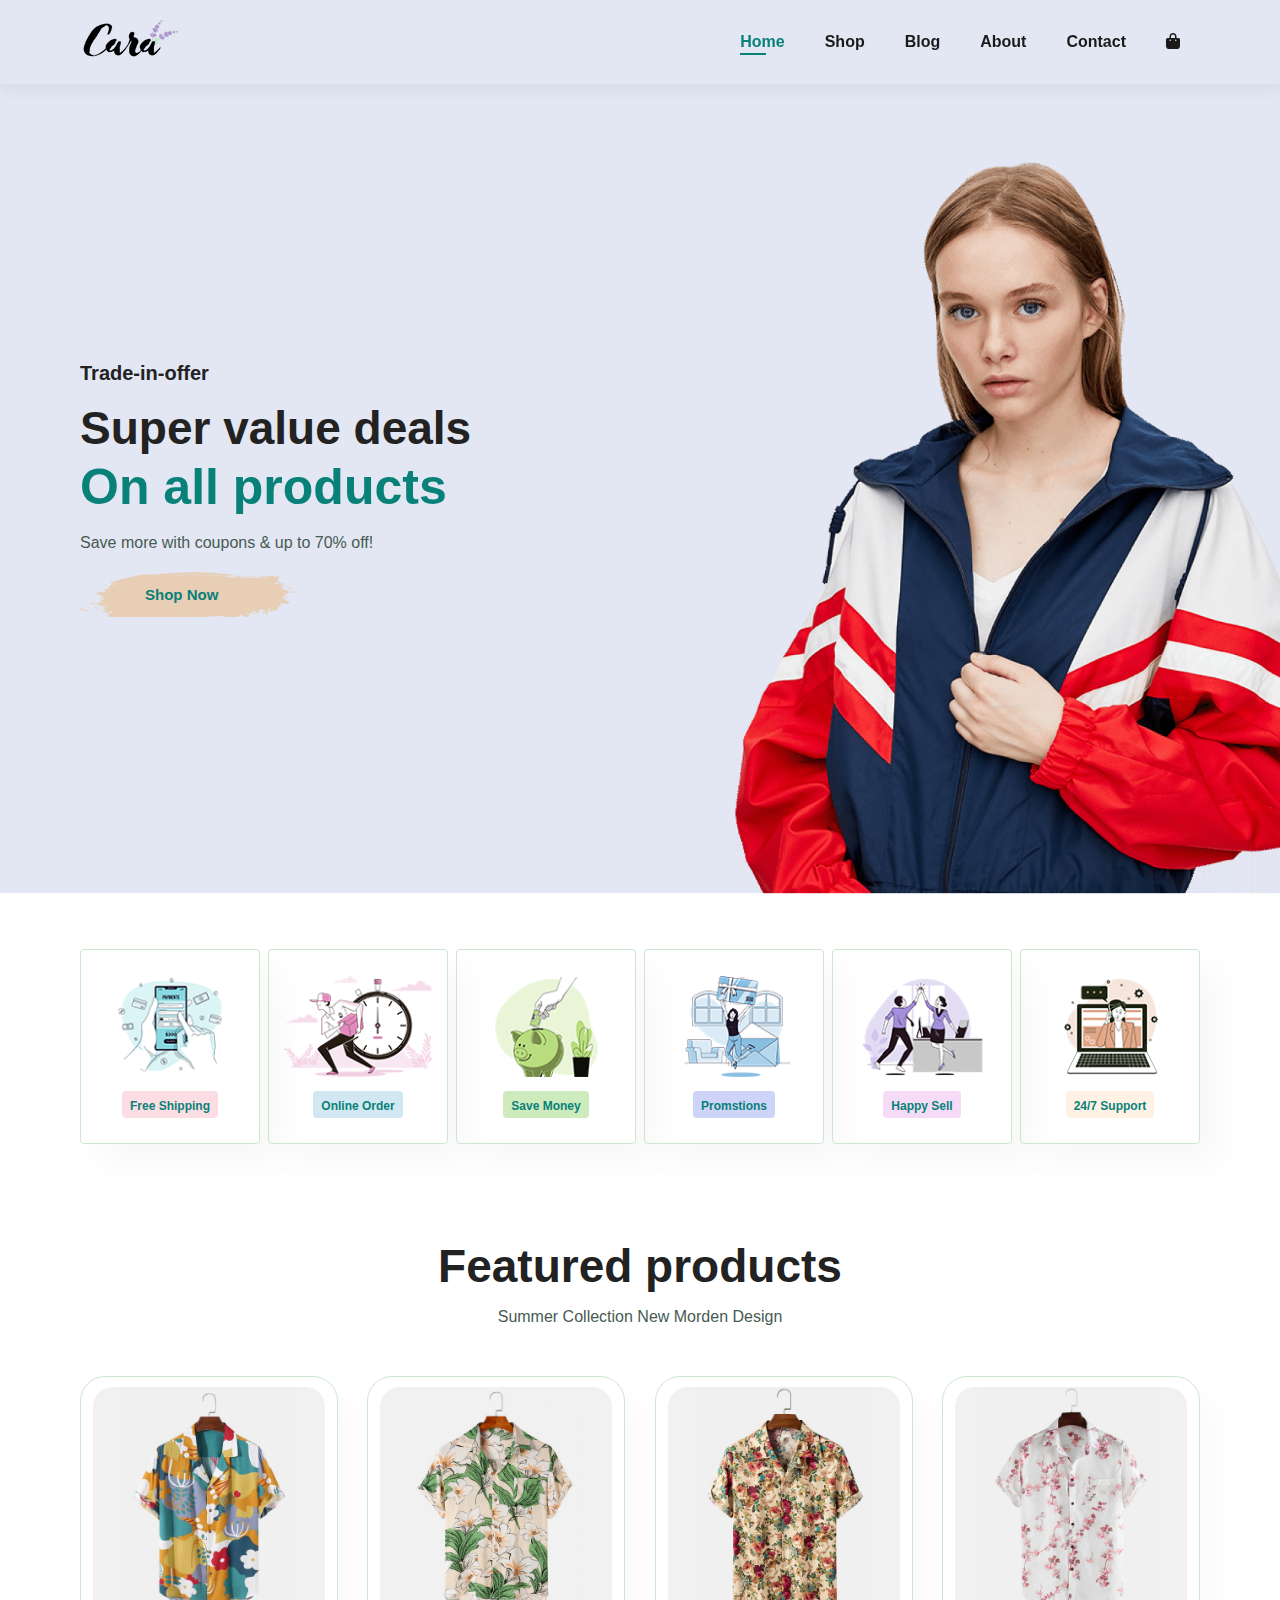
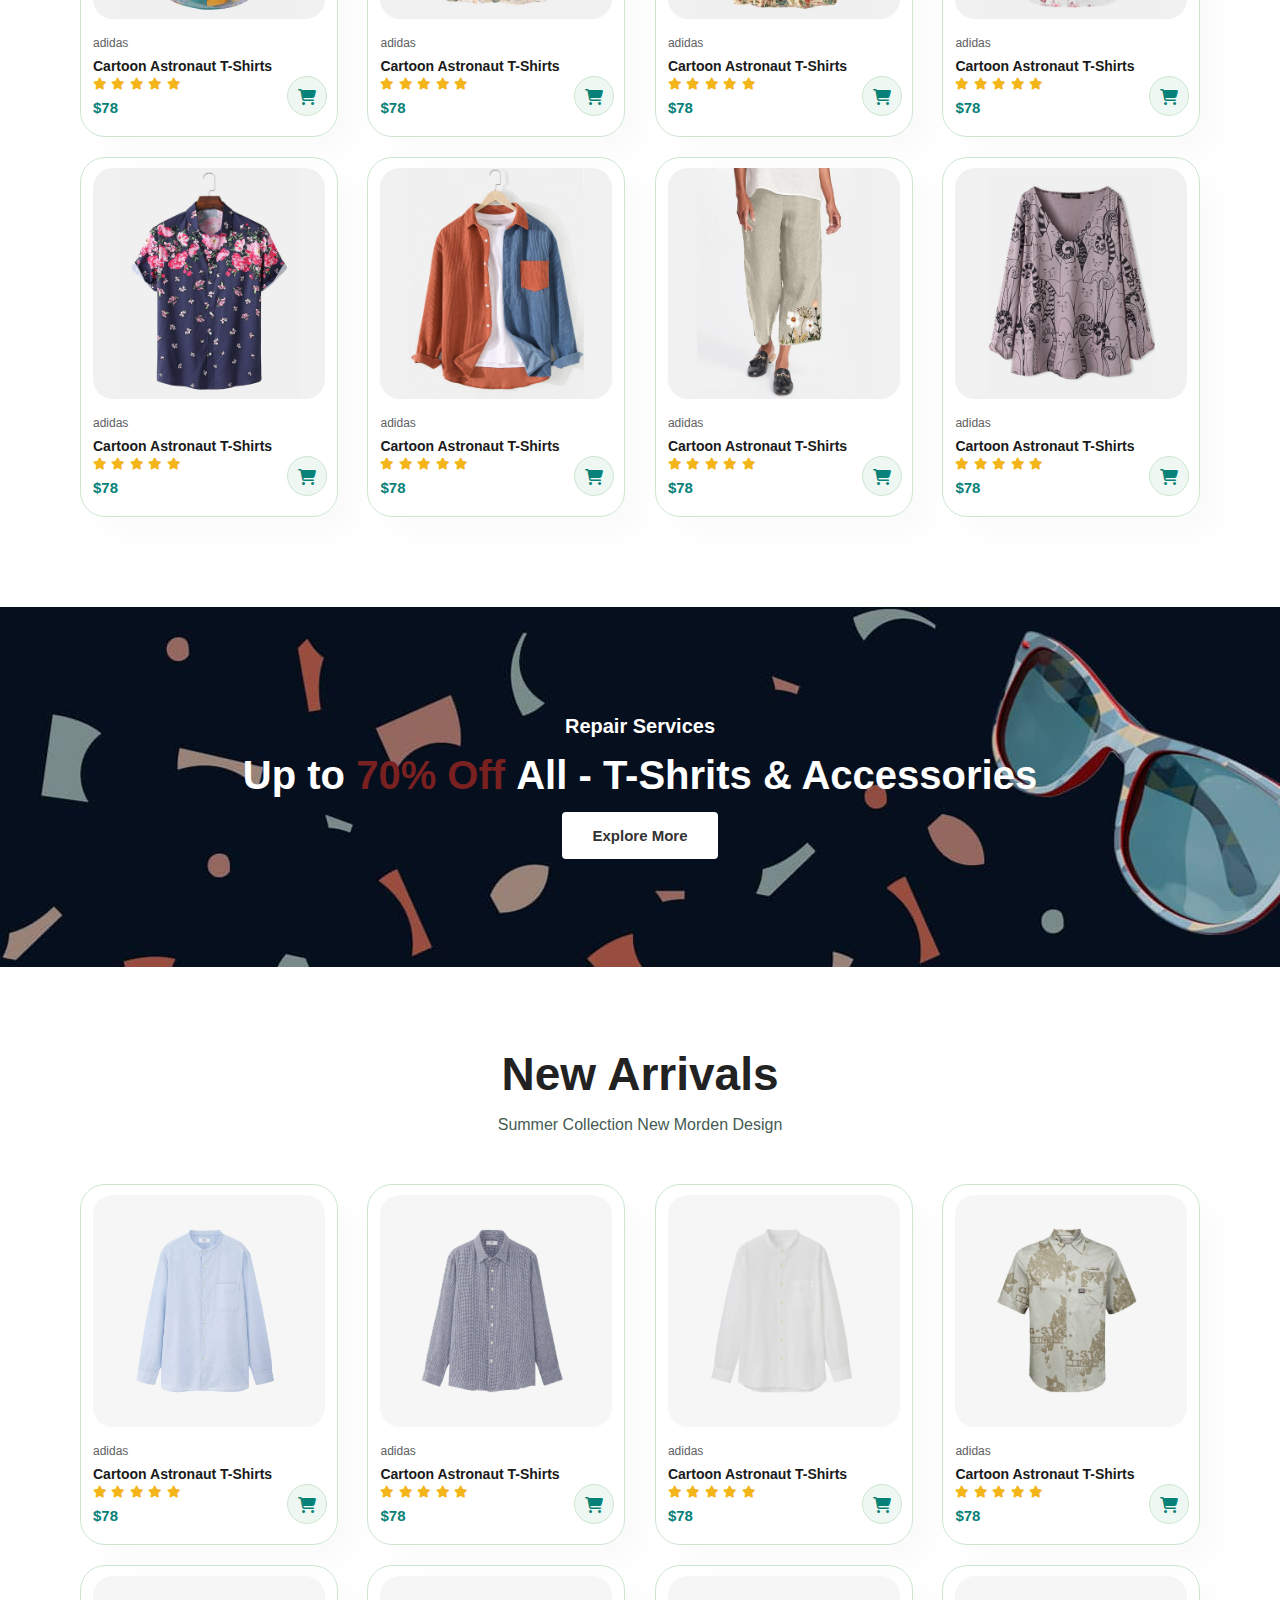
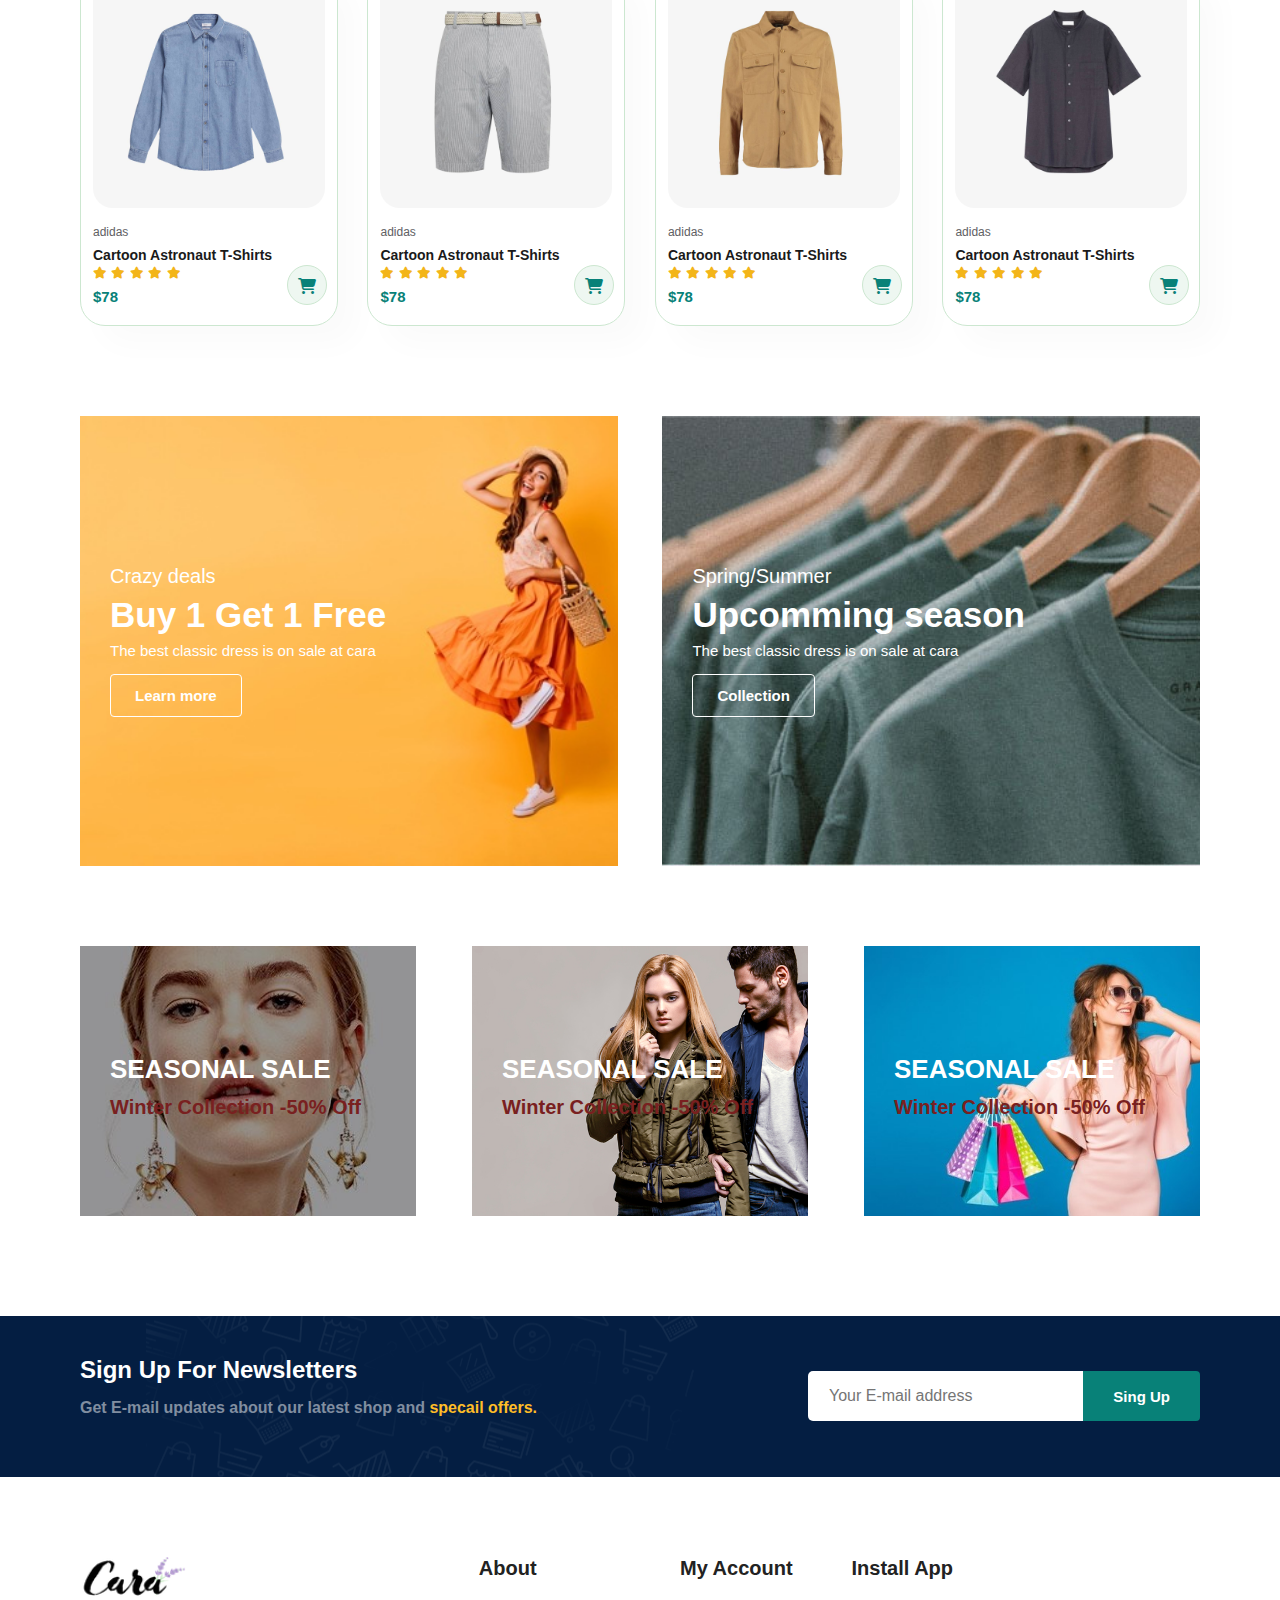
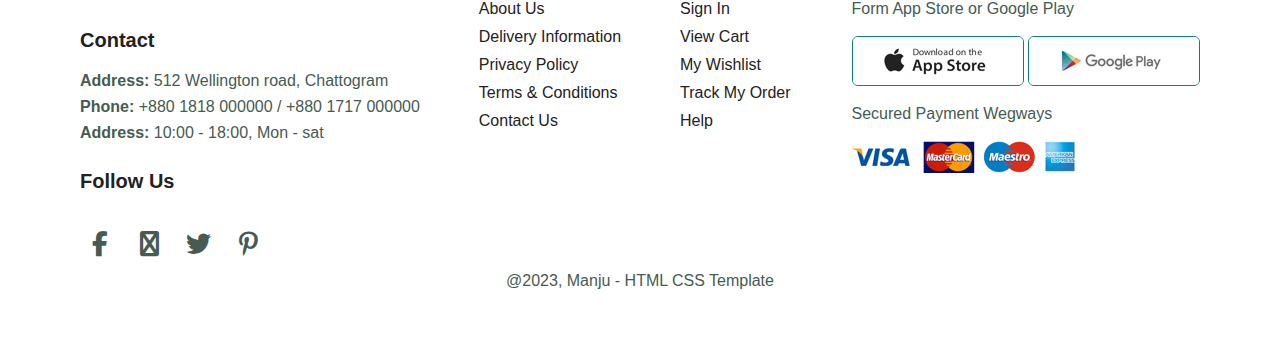
<file: index.html>
<!DOCTYPE html>
<html lang="en">
<head>
    <meta charset="UTF-8">
    <meta http-equiv="X-UA-Compatible" content="IE=edge">
    <meta name="viewport" content="width=device-width, initial-scale=1.0">
    <title>e-Shop</title>
    <link rel="stylesheet" href="https://cdnjs.cloudflare.com/ajax/libs/font-awesome/6.4.2/css/all.min.css" />

    <link rel="stylesheet" href="style.css">
</head>
<body>
    
    <section id="header">
        <a href="#"><img src="img/logo.png" class="logo" alt=""></a>

        <div>
            <ul id="navbar">
                <li><a class="active" href="index.html">Home</a></li>
                <li><a href="shop.html">Shop</a></li>
                <li><a href="blog.html">Blog</a></li>
                <li><a href="about.html">About</a></li>
                <li><a href="contact.html">Contact</a></li>
                <li><a  href="cart.html"><i class="fa fa-shopping-bag nobag"></i></a></li>
                <a href="#" id="close"><i class="fa fa-times" aria-hidden="true"></i></a>
            </ul>
        </div>
        <div id="mobile">
            <a href="cart.html"><i class="fa fa-shopping-bag"></i></a>
            <i id="bar" class="fas fa-outdent"></i>
        </div>
    </section>

    <section id="hero">
        <h4>Trade-in-offer</h4>
        <h2>Super value deals</h2>
        <h1>On all products</h1>
        <p>Save more with coupons & up to 70% off!</p>
        <button>Shop Now</button>
    </section>

    <section id="feature" class="section-p1">
        <div class="fe-box">
            <img src="img/features/f1.png" alt="">
            <h6>Free Shipping</h6>
        </div>
        <div class="fe-box">
            <img src="img/features/f2.png" alt="">
            <h6>Online Order</h6>
        </div>
        <div class="fe-box">
            <img src="img/features/f3.png" alt="">
            <h6>Save Money</h6>
        </div>
        <div class="fe-box">
            <img src="img/features/f4.png" alt="">
            <h6>Promstions</h6>
        </div>
        <div class="fe-box">
            <img src="img/features/f5.png" alt="">
            <h6>Happy Sell</h6>
        </div>
        <div class="fe-box">
            <img src="img/features/f6.png" alt="">
            <h6>24/7 Support</h6>
        </div>
    </section>
    
    <section id="product1" class="section-p1">
        <h2>Featured products</h2>
        <p>Summer Collection New Morden Design</p>
        <div class="pro-container">
            <div class="pro">
                <img src="img/products/f1.jpg" alt="">
                <div class="des">
                    <span>adidas</span>
                    <h5>Cartoon Astronaut T-Shirts</h5>
                    <div class="star">
                        <i class="fas fa-star"></i>
                        <i class="fas fa-star"></i>
                        <i class="fas fa-star"></i>
                        <i class="fas fa-star"></i>
                        <i class="fas fa-star"></i>
                    </div>
                    <h4>$78</h4>
                </div>
                <a href=""><i class="fas fa-shopping-cart cart"></i></a>
            </div>
            <div class="pro">
                <img src="img/products/f2.jpg" alt="">
                <div class="des">
                    <span>adidas</span>
                    <h5>Cartoon Astronaut T-Shirts</h5>
                    <div class="star">
                        <i class="fas fa-star"></i>
                        <i class="fas fa-star"></i>
                        <i class="fas fa-star"></i>
                        <i class="fas fa-star"></i>
                        <i class="fas fa-star"></i>
                    </div>
                    <h4>$78</h4>
                </div>
                <a href=""><i class="fas fa-shopping-cart cart"></i></a>
            </div>
            <div class="pro">
                <img src="img/products/f3.jpg" alt="">
                <div class="des">
                    <span>adidas</span>
                    <h5>Cartoon Astronaut T-Shirts</h5>
                    <div class="star">
                        <i class="fas fa-star"></i>
                        <i class="fas fa-star"></i>
                        <i class="fas fa-star"></i>
                        <i class="fas fa-star"></i>
                        <i class="fas fa-star"></i>
                    </div>
                    <h4>$78</h4>
                </div>
                <a href=""><i class="fas fa-shopping-cart cart"></i></a>
            </div>
            <div class="pro">
                <img src="img/products/f4.jpg" alt="">
                <div class="des">
                    <span>adidas</span>
                    <h5>Cartoon Astronaut T-Shirts</h5>
                    <div class="star">
                        <i class="fas fa-star"></i>
                        <i class="fas fa-star"></i>
                        <i class="fas fa-star"></i>
                        <i class="fas fa-star"></i>
                        <i class="fas fa-star"></i>
                    </div>
                    <h4>$78</h4>
                </div>
                <a href=""><i class="fas fa-shopping-cart cart"></i></a>
            </div>
            <div class="pro">
                <img src="img/products/f5.jpg" alt="">
                <div class="des">
                    <span>adidas</span>
                    <h5>Cartoon Astronaut T-Shirts</h5>
                    <div class="star">
                        <i class="fas fa-star"></i>
                        <i class="fas fa-star"></i>
                        <i class="fas fa-star"></i>
                        <i class="fas fa-star"></i>
                        <i class="fas fa-star"></i>
                    </div>
                    <h4>$78</h4>
                </div>
                <a href=""><i class="fas fa-shopping-cart cart"></i></a>
            </div>
            <div class="pro">
                <img src="img/products/f6.jpg" alt="">
                <div class="des">
                    <span>adidas</span>
                    <h5>Cartoon Astronaut T-Shirts</h5>
                    <div class="star">
                        <i class="fas fa-star"></i>
                        <i class="fas fa-star"></i>
                        <i class="fas fa-star"></i>
                        <i class="fas fa-star"></i>
                        <i class="fas fa-star"></i>
                    </div>
                    <h4>$78</h4>
                </div>
                <a href=""><i class="fas fa-shopping-cart cart"></i></a>
            </div>
            <div class="pro">
                <img src="img/products/f7.jpg" alt="">
                <div class="des">
                    <span>adidas</span>
                    <h5>Cartoon Astronaut T-Shirts</h5>
                    <div class="star">
                        <i class="fas fa-star"></i>
                        <i class="fas fa-star"></i>
                        <i class="fas fa-star"></i>
                        <i class="fas fa-star"></i>
                        <i class="fas fa-star"></i>
                    </div>
                    <h4>$78</h4>
                </div>
                <a href=""><i class="fas fa-shopping-cart cart"></i></a>
            </div>
            <div class="pro">
                <img src="img/products/f8.jpg" alt="">
                <div class="des">
                    <span>adidas</span>
                    <h5>Cartoon Astronaut T-Shirts</h5>
                    <div class="star">
                        <i class="fas fa-star"></i>
                        <i class="fas fa-star"></i>
                        <i class="fas fa-star"></i>
                        <i class="fas fa-star"></i>
                        <i class="fas fa-star"></i>
                    </div>
                    <h4>$78</h4>
                </div>
                <a href=""><i class="fas fa-shopping-cart cart"></i></a>
            </div>
            
        </div>
    </section>

    <section id="banner" class="section-p2">
        <h4>Repair Services</h4>
        <h2>Up to <span>70% Off </span> All - T-Shrits & Accessories</h2>
        <button class="normal">Explore More</button>
    </section>

    <section id="product1" class="section-p1">
        <h2>New Arrivals</h2>
        <p>Summer Collection New Morden Design</p>
        <div class="pro-container">
            <div class="pro">
                <img src="img/products/n1.jpg" alt="">
                <div class="des">
                    <span>adidas</span>
                    <h5>Cartoon Astronaut T-Shirts</h5>
                    <div class="star">
                        <i class="fas fa-star"></i>
                        <i class="fas fa-star"></i>
                        <i class="fas fa-star"></i>
                        <i class="fas fa-star"></i>
                        <i class="fas fa-star"></i>
                    </div>
                    <h4>$78</h4>
                </div>
                <a href=""><i class="fas fa-shopping-cart cart"></i></a>
            </div>
            <div class="pro">
                <img src="img/products/n2.jpg" alt="">
                <div class="des">
                    <span>adidas</span>
                    <h5>Cartoon Astronaut T-Shirts</h5>
                    <div class="star">
                        <i class="fas fa-star"></i>
                        <i class="fas fa-star"></i>
                        <i class="fas fa-star"></i>
                        <i class="fas fa-star"></i>
                        <i class="fas fa-star"></i>
                    </div>
                    <h4>$78</h4>
                </div>
                <a href=""><i class="fas fa-shopping-cart cart"></i></a>
            </div>
            <div class="pro">
                <img src="img/products/n3.jpg" alt="">
                <div class="des">
                    <span>adidas</span>
                    <h5>Cartoon Astronaut T-Shirts</h5>
                    <div class="star">
                        <i class="fas fa-star"></i>
                        <i class="fas fa-star"></i>
                        <i class="fas fa-star"></i>
                        <i class="fas fa-star"></i>
                        <i class="fas fa-star"></i>
                    </div>
                    <h4>$78</h4>
                </div>
                <a href=""><i class="fas fa-shopping-cart cart"></i></a>
            </div>
            <div class="pro">
                <img src="img/products/n4.jpg" alt="">
                <div class="des">
                    <span>adidas</span>
                    <h5>Cartoon Astronaut T-Shirts</h5>
                    <div class="star">
                        <i class="fas fa-star"></i>
                        <i class="fas fa-star"></i>
                        <i class="fas fa-star"></i>
                        <i class="fas fa-star"></i>
                        <i class="fas fa-star"></i>
                    </div>
                    <h4>$78</h4>
                </div>
                <a href=""><i class="fas fa-shopping-cart cart"></i></a>
            </div>
            <div class="pro">
                <img src="img/products/n5.jpg" alt="">
                <div class="des">
                    <span>adidas</span>
                    <h5>Cartoon Astronaut T-Shirts</h5>
                    <div class="star">
                        <i class="fas fa-star"></i>
                        <i class="fas fa-star"></i>
                        <i class="fas fa-star"></i>
                        <i class="fas fa-star"></i>
                        <i class="fas fa-star"></i>
                    </div>
                    <h4>$78</h4>
                </div>
                <a href=""><i class="fas fa-shopping-cart cart"></i></a>
            </div>
            <div class="pro">
                <img src="img/products/n6.jpg" alt="">
                <div class="des">
                    <span>adidas</span>
                    <h5>Cartoon Astronaut T-Shirts</h5>
                    <div class="star">
                        <i class="fas fa-star"></i>
                        <i class="fas fa-star"></i>
                        <i class="fas fa-star"></i>
                        <i class="fas fa-star"></i>
                        <i class="fas fa-star"></i>
                    </div>
                    <h4>$78</h4>
                </div>
                <a href=""><i class="fas fa-shopping-cart cart"></i></a>
            </div>
            <div class="pro">
                <img src="img/products/n7.jpg" alt="">
                <div class="des">
                    <span>adidas</span>
                    <h5>Cartoon Astronaut T-Shirts</h5>
                    <div class="star">
                        <i class="fas fa-star"></i>
                        <i class="fas fa-star"></i>
                        <i class="fas fa-star"></i>
                        <i class="fas fa-star"></i>
                        <i class="fas fa-star"></i>
                    </div>
                    <h4>$78</h4>
                </div>
                <a href=""><i class="fas fa-shopping-cart cart"></i></a>
            </div>
            <div class="pro">
                <img src="img/products/n8.jpg" alt="">
                <div class="des">
                    <span>adidas</span>
                    <h5>Cartoon Astronaut T-Shirts</h5>
                    <div class="star">
                        <i class="fas fa-star"></i>
                        <i class="fas fa-star"></i>
                        <i class="fas fa-star"></i>
                        <i class="fas fa-star"></i>
                        <i class="fas fa-star"></i>
                    </div>
                    <h4>$78</h4>
                </div>
                <a href=""><i class="fas fa-shopping-cart cart"></i></a>
            </div>
            
        </div>
    </section>

    <section id="sm-banner" class="section-p1">
        <div class="banner-box">
            <h4>Crazy deals</h4>
            <h2>Buy 1 Get 1 Free</h2>
            <span>The best classic dress is on sale at cara</span>
            <button class="classic">Learn more</button>
        </div>
        <div class="banner-box banner-box2">
            <h4>Spring/Summer</h4>
            <h2>Upcomming season</h2>
            <span>The best classic dress is on sale at cara</span>
            <button class="classic">Collection</button>
        </div>
    </section>

    <section id="banner3" class="section-p1" >
        <div class="banner-box">
            <h2>Seasonal sale</h2>
            <h3>Winter Collection -50% Off</h3>
        </div>
        <div class="banner-box banner-box2">
            <h2>Seasonal sale</h2>
            <h3>Winter Collection -50% Off</h3>
        </div>
        <div class="banner-box banner-box3">
            <h2>Seasonal sale</h2>
            <h3>Winter Collection -50% Off</h3>
        </div>
    </section>

    <section id="newsletter" class="section-p1 section-p2">
        <div class="newstext">
            <h4>Sign Up For Newsletters</h4>
            <p>Get E-mail updates about our latest shop and <span>specail offers.</span></p>
        </div>
        <div class="newsform">
            <input type="text" placeholder="Your E-mail address">
            <button class="normal">Sing Up</button>
        </div>
    </section>

    <footer class="section-p1">
        <div class="col">
            <img class="logo" src="img/logo.png" alt="">
            <h4>Contact</h4>
            <p><strong>Address: </strong>512 Wellington road, Chattogram</p>
            <p><strong>Phone: </strong>+880 1818 000000 / +880 1717 000000</p>
            <p><strong>Address: </strong>10:00 - 18:00, Mon - sat</p>
            <div class="follow">
                <h4>Follow Us</h4>
                <div class="icon">
                    <a href=""><i class="fab fa-facebook-f"></i></a>
                    <a href=""><i class="fa fa-telegram"></i></a>
                    <a href=""><i class="fab fa-twitter"></i></a>
                    <a href=""><i class="fab fa-pinterest-p"></i></a>
                    <a href=""><i class="fa fa-youtube-play"></i></a>
                </div>
            </div>
        </div>
        <div class="col">
            <h4>About</h4>
            <a href="">About Us</a>
            <a href="">Delivery Information</a>
            <a href="">Privacy Policy</a>
            <a href="">Terms & Conditions</a>
            <a href="">Contact Us</a>
        </div>
        <div class="col">
            <h4>My Account</h4>
            <a href="">Sign In</a>
            <a href="">View Cart</a>
            <a href="">My Wishlist</a>
            <a href="">Track My Order</a>
            <a href="">Help</a>
        </div>
        <div class="cal install">
            <h4>Install App</h4>
            <p>Form App Store or Google Play</p>
            <div class="row">
                <a href=""><img src="img/pay/app.jpg" alt=""></a>
                <a href=""><img src="img/pay/play.jpg" alt=""></a>
            </div>
            <p>Secured Payment Wegways</p>
            <img src="img/pay/pay.png" alt="">
        </div>
        <div class="copyright">
            <p>@2023, Manju - HTML CSS Template</p>
        </div>
    </footer>
    

    <script src="script.js"></script>
</body>
</html>
</file>
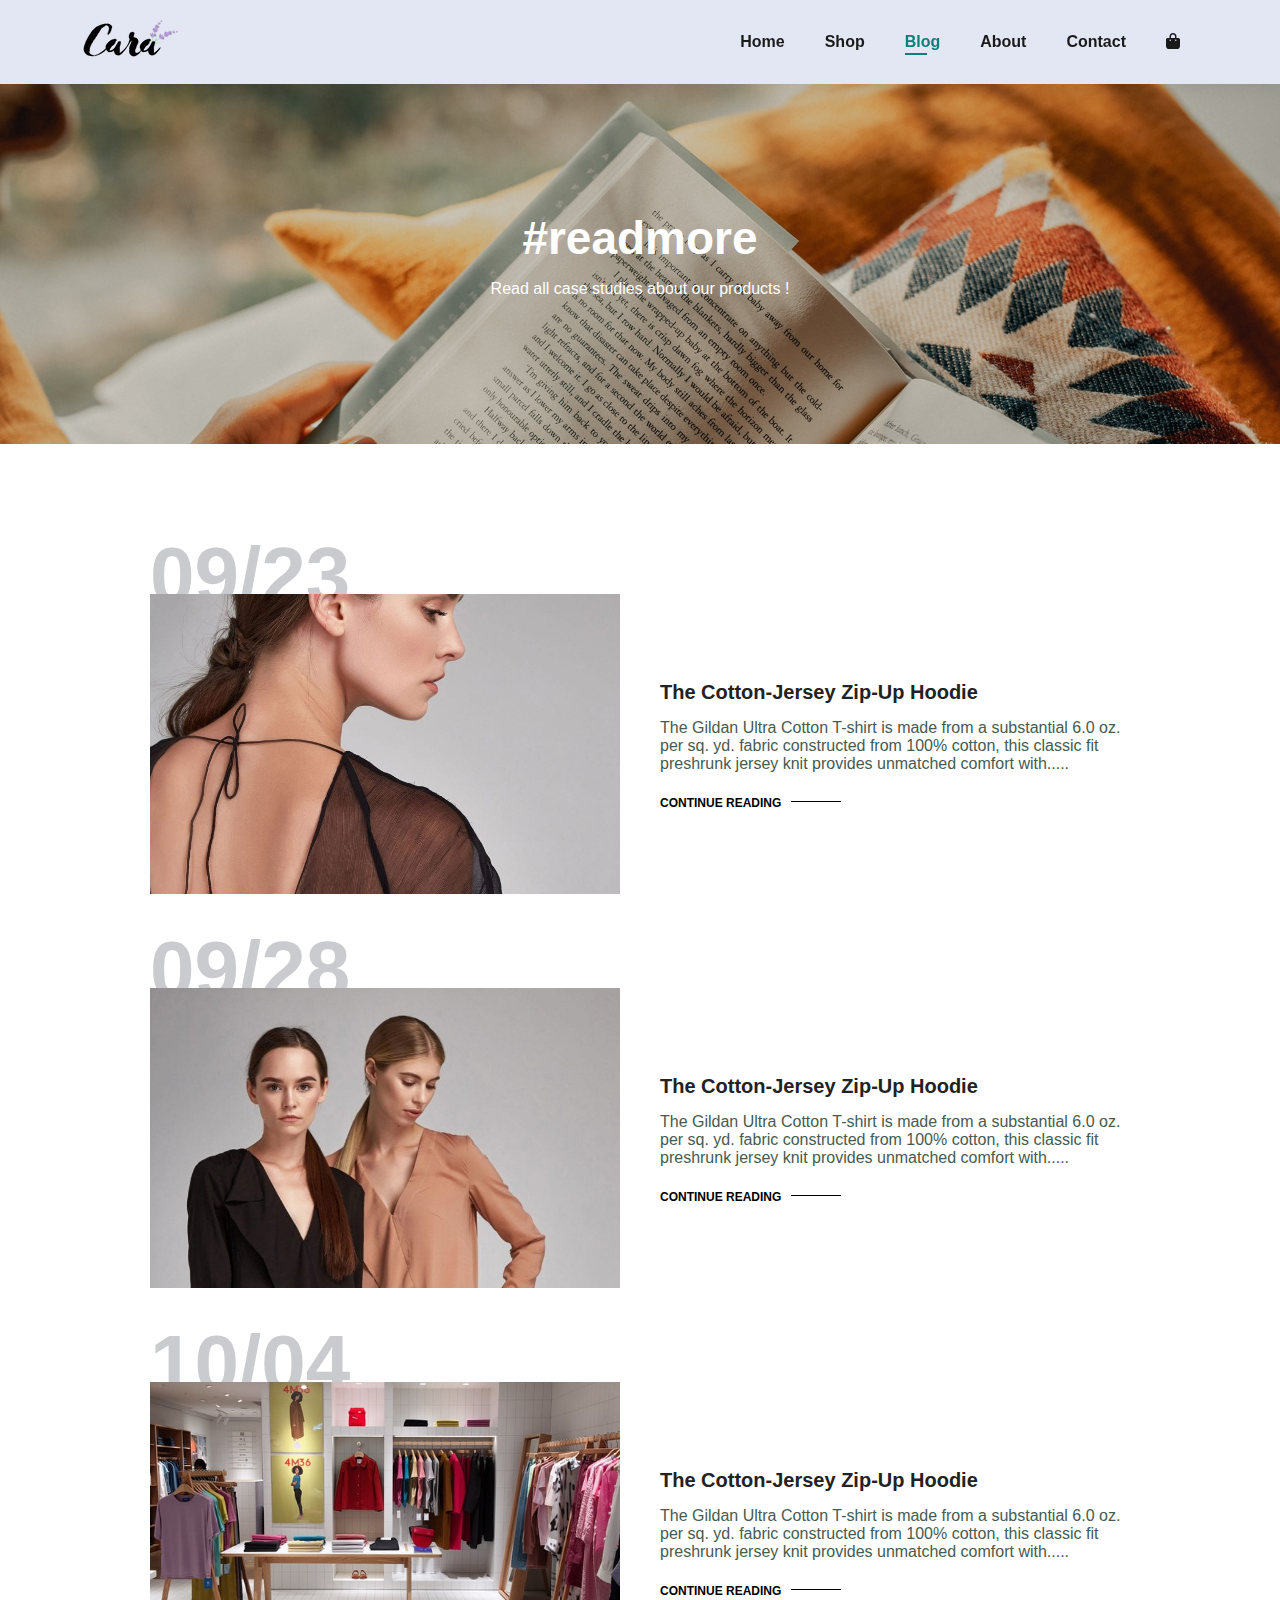
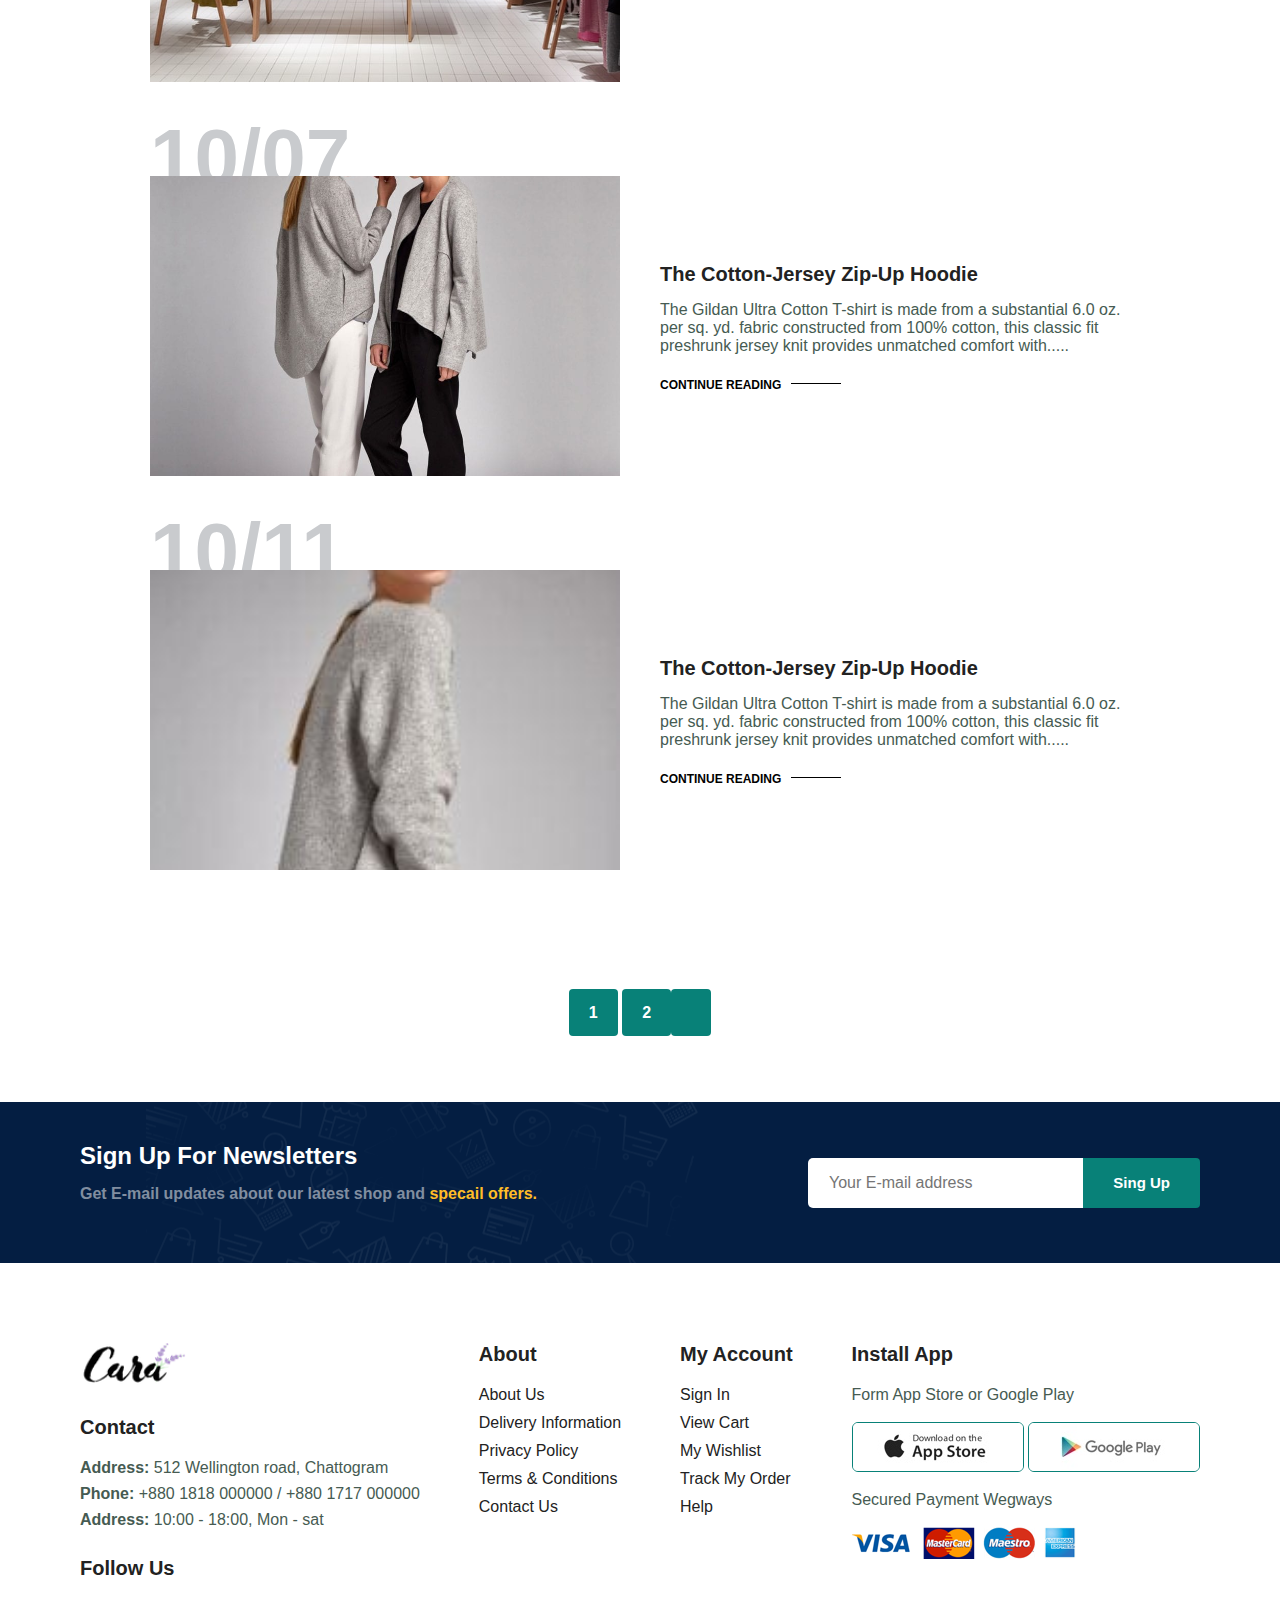
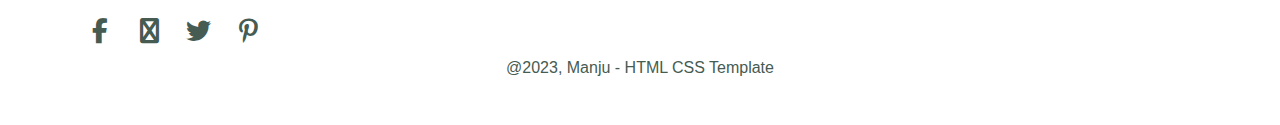
<file: blog.html>
<!DOCTYPE html>
<html lang="en">
<head>
    <meta charset="UTF-8">
    <meta http-equiv="X-UA-Compatible" content="IE=edge">
    <meta name="viewport" content="width=device-width, initial-scale=1.0">
    <title>e-Shop</title>
    <link rel="stylesheet" href="https://cdnjs.cloudflare.com/ajax/libs/font-awesome/6.4.2/css/all.min.css" />

    <link rel="stylesheet" href="style.css">
</head>
<body>
    
    <section id="header">
        <a href="#"><img src="img/logo.png" class="logo" alt=""></a>
        <div>
            <ul id="navbar">
                <li><a href="index.html">Home</a></li>
                <li><a href="shop.html">Shop</a></li>
                <li><a class="active" href="blog.html">Blog</a></li>
                <li><a href="about.html">About</a></li>
                <li><a href="contact.html">Contact</a></li>
                <li><a  href="cart.html"><i class="fa fa-shopping-bag nobag"></i></a></li>
                <a href="#" id="close"><i class="far fa-times"></i></a>
            </ul>
        </div>
        <div id="mobile">
            <a href="cart.html"><i class="fa fa-shopping-bag"></i></a>
            <i id="bar" class="fas fa-outdent"></i>
        </div>
    </section>

    <section id="shop-hero" class="blog-hero">
        <h2>#readmore</h2>
        <p>Read all case studies about our products !</p>
    </section>


    <section id="blog">
        <div class="blog-box">
            <div class="blog-img">
                <img src="img/blog/b1.jpg" alt="">
            </div>
            <div class="blog-text">
                <h4>The Cotton-Jersey Zip-Up Hoodie</h4>
                <p>The Gildan Ultra Cotton T-shirt is made from a substantial 6.0 oz. per sq. yd. fabric constructed from 100% cotton, this classic fit preshrunk jersey knit provides unmatched comfort with.....</p>
                <a href="">CONTINUE READING</a>
            </div>
            <h1>09/23</h1>
        </div>
        <div class="blog-box">
            <div class="blog-img">
                <img src="img/blog/b2.jpg" alt="">
            </div>
            <div class="blog-text">
                <h4>The Cotton-Jersey Zip-Up Hoodie</h4>
                <p>The Gildan Ultra Cotton T-shirt is made from a substantial 6.0 oz. per sq. yd. fabric constructed from 100% cotton, this classic fit preshrunk jersey knit provides unmatched comfort with.....</p>
                <a href="">CONTINUE READING</a>
            </div>
            <h1>09/28</h1>
        </div><div class="blog-box">
            <div class="blog-img">
                <img src="img/blog/b3.jpg" alt="">
            </div>
            <div class="blog-text">
                <h4>The Cotton-Jersey Zip-Up Hoodie</h4>
                <p>The Gildan Ultra Cotton T-shirt is made from a substantial 6.0 oz. per sq. yd. fabric constructed from 100% cotton, this classic fit preshrunk jersey knit provides unmatched comfort with.....</p>
                <a href="">CONTINUE READING</a>
            </div>
            <h1>10/04</h1>
        </div>
        <div class="blog-box">
            <div class="blog-img">
                <img src="img/blog/b4.jpg" alt="">
            </div>
            <div class="blog-text">
                <h4>The Cotton-Jersey Zip-Up Hoodie</h4>
                <p>The Gildan Ultra Cotton T-shirt is made from a substantial 6.0 oz. per sq. yd. fabric constructed from 100% cotton, this classic fit preshrunk jersey knit provides unmatched comfort with.....</p>
                <a href="">CONTINUE READING</a>
            </div>
            <h1>10/07</h1>
        </div>
        <div class="blog-box">
            <div class="blog-img">
                <img src="img/blog/b5.jpg" alt="">
            </div>
            <div class="blog-text">
                <h4>The Cotton-Jersey Zip-Up Hoodie</h4>
                <p>The Gildan Ultra Cotton T-shirt is made from a substantial 6.0 oz. per sq. yd. fabric constructed from 100% cotton, this classic fit preshrunk jersey knit provides unmatched comfort with.....</p>
                <a href="">CONTINUE READING</a>
            </div>
            <h1>10/11</h1>
        </div>
    </section>

    <section id="pagination" class="section-p1">
        <a href="">1</a>
        <a href="">2</a>
        <a href=""><i class="fal fa-long-arrow-alt-right"></i></a>
    </section>

    <section id="newsletter" class="section-p1 section-p2">
        <div class="newstext">
            <h4>Sign Up For Newsletters</h4>
            <p>Get E-mail updates about our latest shop and <span>specail offers.</span></p>
        </div>
        <div class="newsform">
            <input type="text" placeholder="Your E-mail address">
            <button class="normal">Sing Up</button>
        </div>
    </section>

    <footer class="section-p1">
        <div class="col">
            <img class="logo" src="img/logo.png" alt="">
            <h4>Contact</h4>
            <p><strong>Address: </strong>512 Wellington road, Chattogram</p>
            <p><strong>Phone: </strong>+880 1818 000000 / +880 1717 000000</p>
            <p><strong>Address: </strong>10:00 - 18:00, Mon - sat</p>
            <div class="follow">
                <h4>Follow Us</h4>
                <div class="icon">
                    <a href=""><i class="fab fa-facebook-f"></i></a>
                    <a href=""><i class="fa fa-instagram"></i></a>
                    <a href=""><i class="fab fa-twitter"></i></a>
                    <a href=""><i class="fab fa-pinterest-p"></i></a>
                    <a href=""><i class="fa fa-youtube-play"></i></a>
                </div>
            </div>
        </div>
        <div class="col">
            <h4>About</h4>
            <a href="">About Us</a>
            <a href="">Delivery Information</a>
            <a href="">Privacy Policy</a>
            <a href="">Terms & Conditions</a>
            <a href="">Contact Us</a>
        </div>
        <div class="col">
            <h4>My Account</h4>
            <a href="">Sign In</a>
            <a href="">View Cart</a>
            <a href="">My Wishlist</a>
            <a href="">Track My Order</a>
            <a href="">Help</a>
        </div>
        <div class="cal install">
            <h4>Install App</h4>
            <p>Form App Store or Google Play</p>
            <div class="row">
                <a href=""><img src="img/pay/app.jpg" alt=""></a>
                <a href=""><img src="img/pay/play.jpg" alt=""></a>
            </div>
            <p>Secured Payment Wegways</p>
            <img src="img/pay/pay.png" alt="">
        </div>
        <div class="copyright">
            <p>@2023, Manju - HTML CSS Template</p>
        </div>
    </footer>
    
    <script src="script.js"></script>
</body>
</html>
</file>
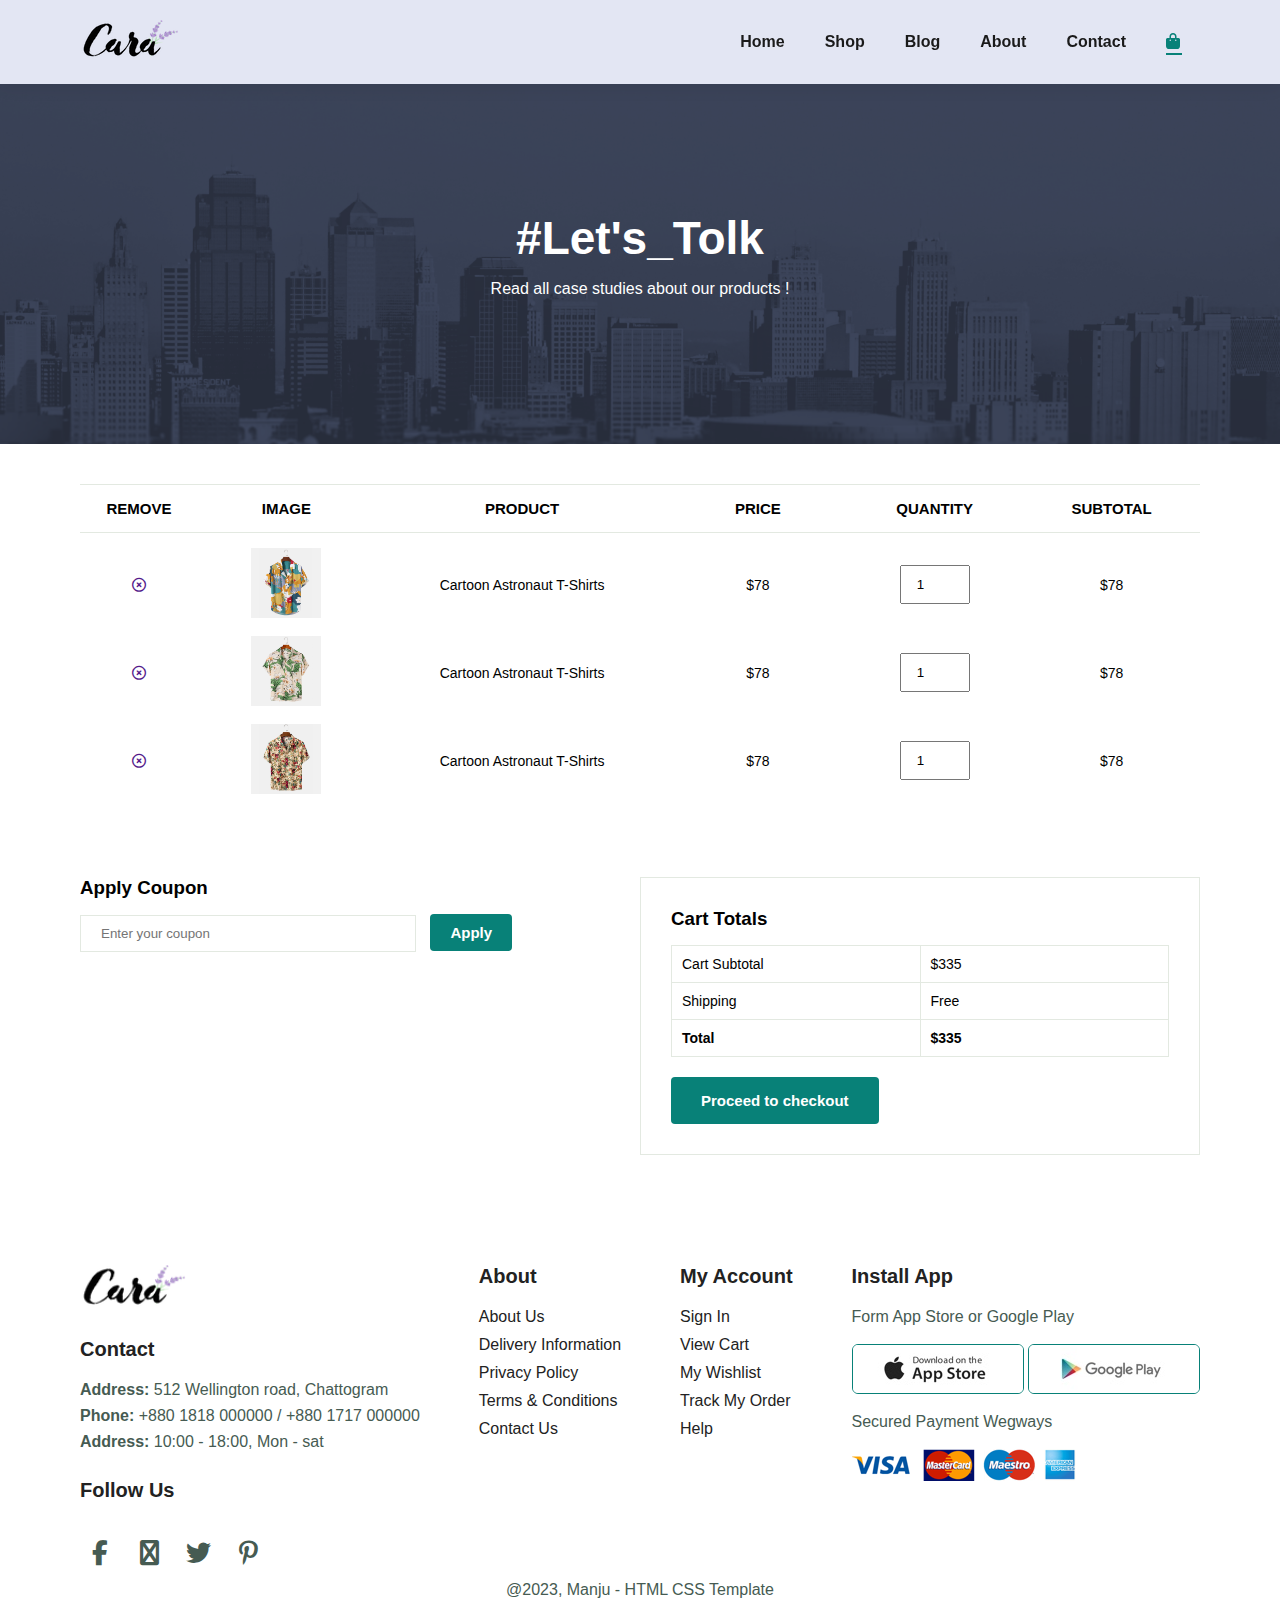
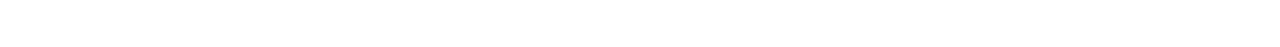
<file: cart.html>
<!DOCTYPE html>
<html lang="en">
<head>
    <meta charset="UTF-8">
    <meta http-equiv="X-UA-Compatible" content="IE=edge">
    <meta name="viewport" content="width=device-width, initial-scale=1.0">
    <title>e-Shop</title>
    <link rel="stylesheet" href="https://cdnjs.cloudflare.com/ajax/libs/font-awesome/6.4.2/css/all.min.css" />

    <link rel="stylesheet" href="style.css">
</head>
<body>
    
    <section id="header">
        <a href="#"><img src="img/logo.png" class="logo" alt=""></a>
        <div>
            <ul id="navbar">
                <li><a href="index.html">Home</a></li>
                <li><a href="shop.html">Shop</a></li>
                <li><a href="blog.html">Blog</a></li>
                <li><a href="about.html">About</a></li>
                <li><a href="contact.html">Contact</a></li>
                <li><a class="active" href="cart.html"><i class="fa fa-shopping-bag nobag"></i></a></li>
                <a href="#" id="close"><i class="far fa-times"></i></a>
            </ul>
        </div>
        <div id="mobile">
            <a href="cart.html"><i class="fa fa-shopping-bag"></i></a>
            <i id="bar" class="fas fa-outdent"></i>
        </div>
    </section>

    <section id="shop-hero" class="about-hero">
        <h2>#Let's_Tolk</h2>
        <p>Read all case studies about our products !</p>
    </section>

    <section id="cart" class="section-p1">
        <table width="100%">
            <thead>
                <tr>
                    <td>Remove</td>
                    <td>Image</td>
                    <td>Product</td>
                    <td>Price</td>
                    <td>Quantity</td>
                    <td>Subtotal</td>
                </tr>
            </thead>
            <tbody>
                <tr>
                    <td><a href=""><i class="far fa-times-circle"></i></a></td>
                    <td><img src="img/products/f1.jpg" alt=""></td>
                    <td>Cartoon Astronaut T-Shirts</td>
                    <td>$78</td>
                    <td><input type="number" value="1"></td>
                    <td>$78</td>
                </tr>
                <tr>
                    <td><a href=""><i class="far fa-times-circle"></i></a></td>
                    <td><img src="img/products/f2.jpg" alt=""></td>
                    <td>Cartoon Astronaut T-Shirts</td>
                    <td>$78</td>
                    <td><input type="number" value="1"></td>
                    <td>$78</td>
                </tr>
                <tr>
                    <td><a href=""><i class="far fa-times-circle"></i></a></td>
                    <td><img src="img/products/f3.jpg" alt=""></td>
                    <td>Cartoon Astronaut T-Shirts</td>
                    <td>$78</td>
                    <td><input type="number" value="1"></td>
                    <td>$78</td>
                </tr>
            </tbody>
        </table>
    </section>

    <section id="catt-add" class="section-p1">
        <div id="coupon">
            <h3>Apply Coupon</h3>
            <div>
                <input type="text" placeholder="Enter your coupon">
                <button class="normal">Apply</button>
            </div>
        </div>
        <div id="subtotal">
            <h3>Cart Totals</h3>
            <table>
                <tr>
                    <td>Cart Subtotal</td>
                    <td>$335</td>
                </tr>
                <tr>
                    <td>Shipping</td>
                    <td>Free</td>
                </tr>
                <tr>
                    <td><strong>Total</strong></td>
                    <td><strong>$335</strong></td>
                </tr>
            </table>
            <button class="normal">Proceed to checkout</button>
        </div>
    </section>

    <footer class="section-p1">
        <div class="col">
            <img class="logo" src="img/logo.png" alt="">
            <h4>Contact</h4>
            <p><strong>Address: </strong>512 Wellington road, Chattogram</p>
            <p><strong>Phone: </strong>+880 1818 000000 / +880 1717 000000</p>
            <p><strong>Address: </strong>10:00 - 18:00, Mon - sat</p>
            <div class="follow">
                <h4>Follow Us</h4>
                <div class="icon">
                    <a href=""><i class="fab fa-facebook-f"></i></a>
                    <a href=""><i class="fa fa-instagram"></i></a>
                    <a href=""><i class="fab fa-twitter"></i></a>
                    <a href=""><i class="fab fa-pinterest-p"></i></a>
                    <a href=""><i class="fa fa-youtube-play"></i></a>
                </div>
            </div>
        </div>
        <div class="col">
            <h4>About</h4>
            <a href="">About Us</a>
            <a href="">Delivery Information</a>
            <a href="">Privacy Policy</a>
            <a href="">Terms & Conditions</a>
            <a href="">Contact Us</a>
        </div>
        <div class="col">
            <h4>My Account</h4>
            <a href="">Sign In</a>
            <a href="">View Cart</a>
            <a href="">My Wishlist</a>
            <a href="">Track My Order</a>
            <a href="">Help</a>
        </div>
        <div class="cal install">
            <h4>Install App</h4>
            <p>Form App Store or Google Play</p>
            <div class="row">
                <a href=""><img src="img/pay/app.jpg" alt=""></a>
                <a href=""><img src="img/pay/play.jpg" alt=""></a>
            </div>
            <p>Secured Payment Wegways</p>
            <img src="img/pay/pay.png" alt="">
        </div>
        <div class="copyright">
            <p>@2023, Manju - HTML CSS Template</p>
        </div>
    </footer>
    
    <script src="script.js"></script>
</body>  
</html>
</file>
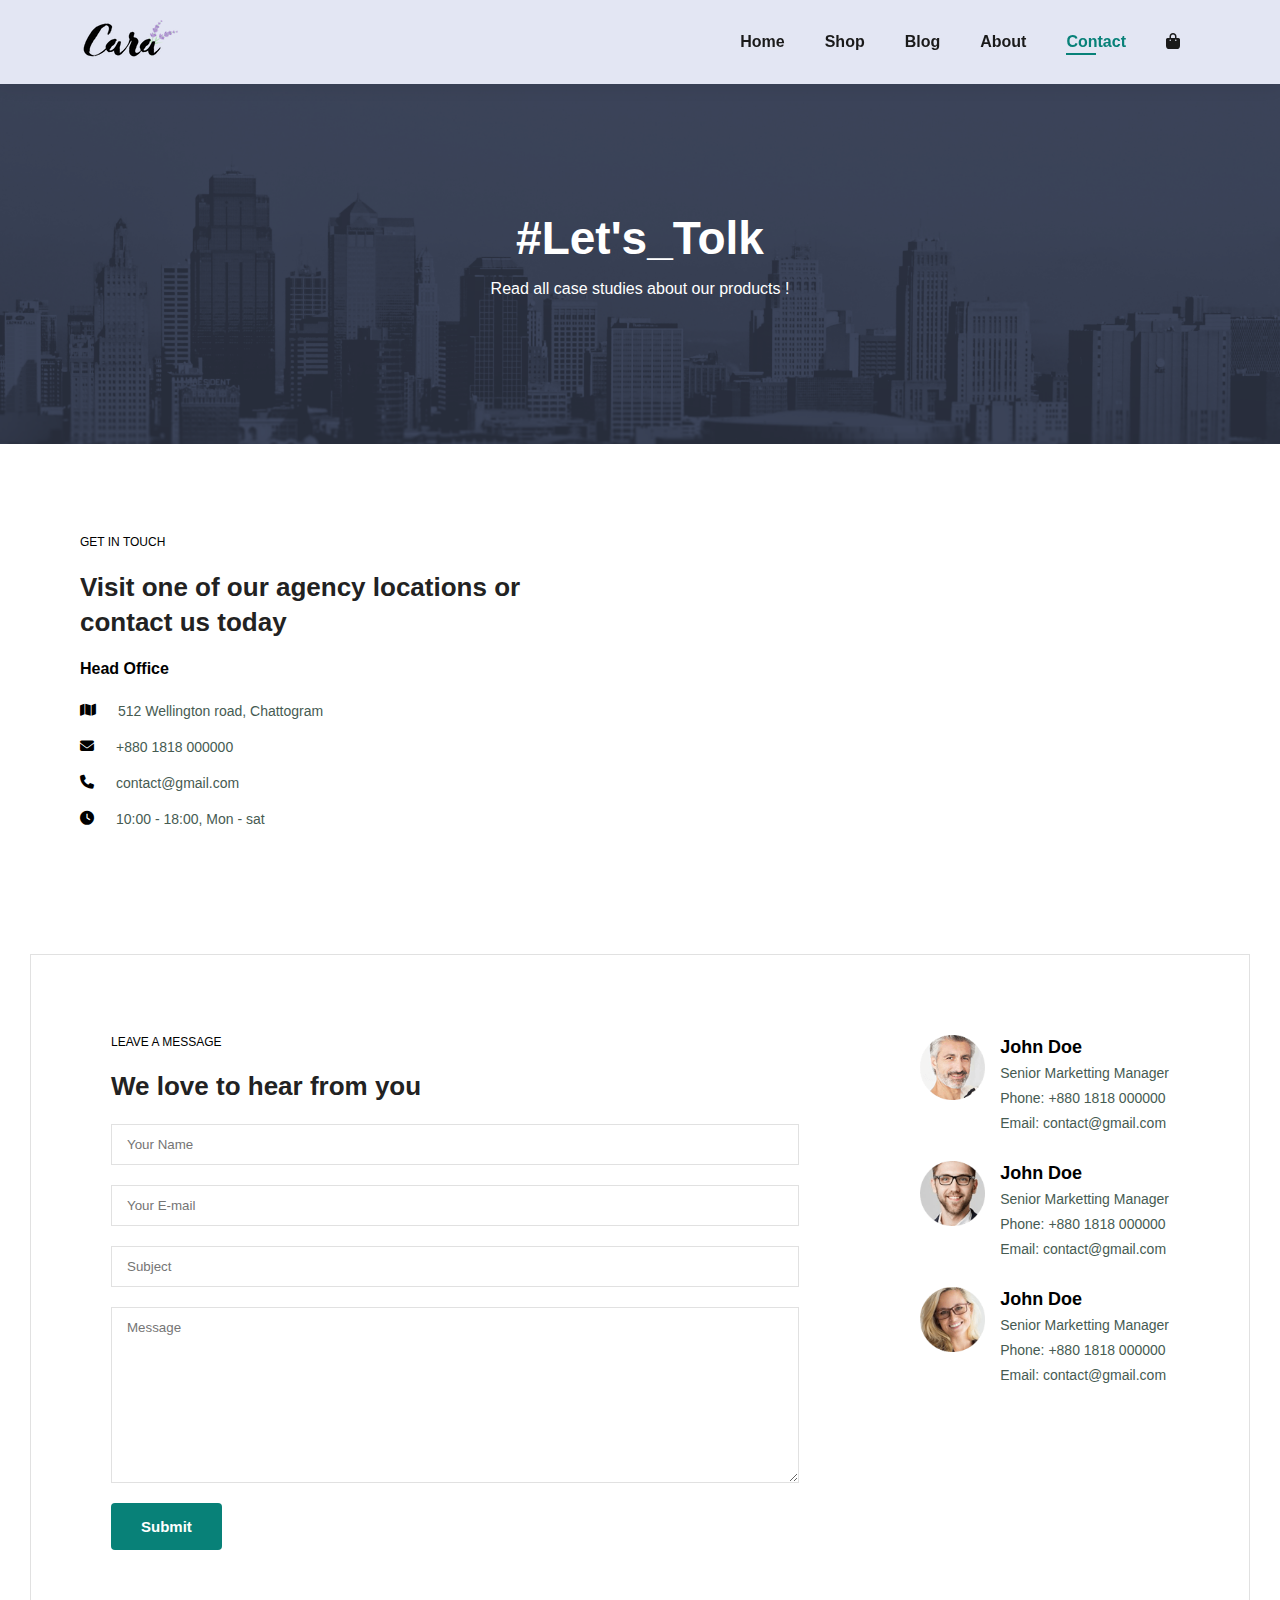
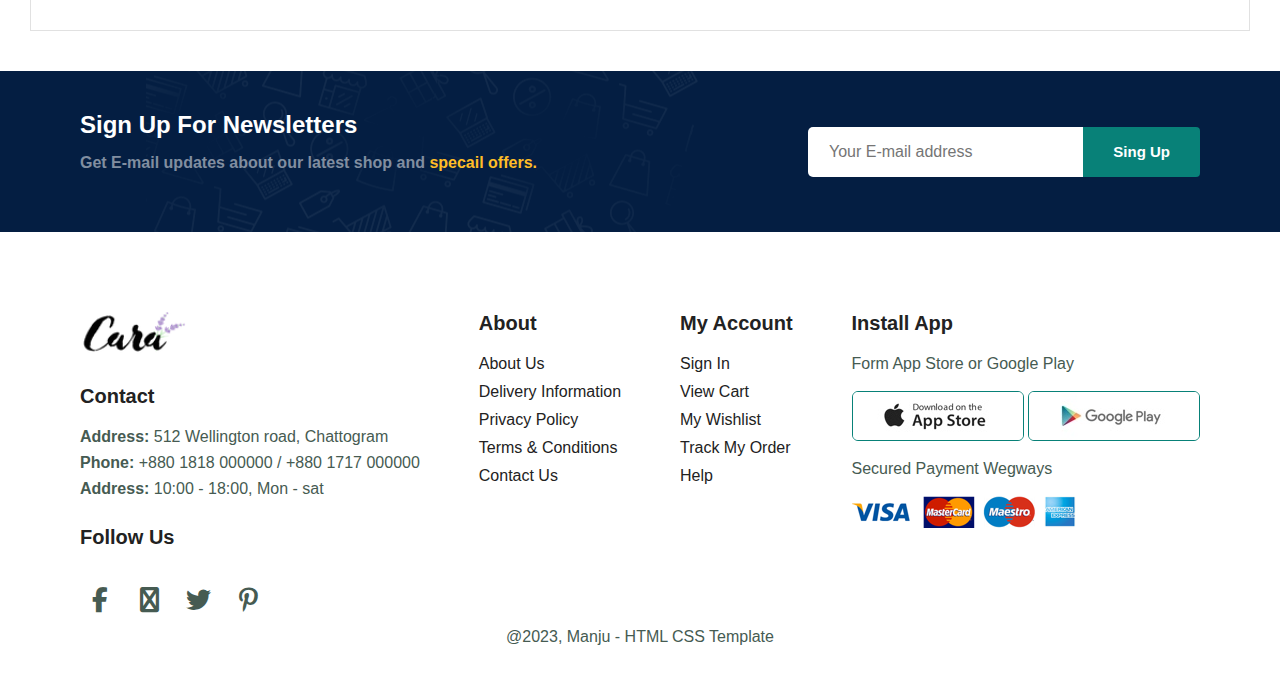
<file: contact.html>
<!DOCTYPE html>
<html lang="en">
<head>
    <meta charset="UTF-8">
    <meta http-equiv="X-UA-Compatible" content="IE=edge">
    <meta name="viewport" content="width=device-width, initial-scale=1.0">
    <title>e-Shop</title>
    <link rel="stylesheet" href="https://cdnjs.cloudflare.com/ajax/libs/font-awesome/6.4.2/css/all.min.css" />

    <link rel="stylesheet" href="style.css">
</head>
<body>
    
    <section id="header">
        <a href="#"><img src="img/logo.png" class="logo" alt=""></a>
        <div>
            <ul id="navbar">
                <li><a href="index.html">Home</a></li>
                <li><a href="shop.html">Shop</a></li>
                <li><a href="blog.html">Blog</a></li>
                <li><a href="about.html">About</a></li>
                <li><a class="active" href="contact.html">Contact</a></li>
                <li><a  href="cart.html"><i class="fa fa-shopping-bag nobag"></i></a></li>
                <a href="#" id="close"><i class="far fa-times"></i></a>
            </ul>
        </div>
        <div id="mobile">
            <a href="cart.html"><i class="fa fa-shopping-bag"></i></a>
            <i id="bar" class="fas fa-outdent"></i>
        </div>
    </section>

    <section id="shop-hero" class="about-hero">
        <h2>#Let's_Tolk</h2>
        <p>Read all case studies about our products !</p>
    </section>

    <section id="contact-deteils" class="section-p1">
        <div class="deteils">
            <span>GET IN TOUCH</span>
            <h2>Visit one of our agency locations or contact us today</h2>
            <h3>Head Office</h3>
            <div>
                <li>
                    <i class="fa fa-map" aria-hidden="true"></i>
                    <p>512 Wellington road, Chattogram</p>
                </li>
                <li>
                    <i class="fa fa-envelope" aria-hidden="true"></i>
                    <p>+880 1818 000000</p>
                </li>
                <li>
                    <i class="fa fa-phone" aria-hidden="true"></i>
                    <p>contact@gmail.com</p>
                </li>
                <li>
                    <i class="fa fa-clock" aria-hidden="true"></i>
                    <p>10:00 - 18:00, Mon - sat</p>
                </li>
            </div>
        </div>
        <div class="maps">
            <iframe src="https://www.google.com/maps/embed?pb=!1m18!1m12!1m3!1d57095.393812523194!2d91.79737885034874!3d22.365544384234244!2m3!1f0!2f0!3f0!3m2!1i1024!2i768!4f13.1!3m3!1m2!1s0x30acd8a64095dfd3%3A0x5015cc5bcb6905d9!2sChattogram!5e0!3m2!1sen!2sbd!4v1694597129888!5m2!1sen!2sbd" width="600" height="450" style="border:0;" allowfullscreen="" loading="lazy" referrerpolicy="no-referrer-when-downgrade"></iframe>
        </div>
    </section>

    <section id="form-deteils">
        <form action="">
            <span>LEAVE A MESSAGE</span>
            <h2>We love to hear from you</h2>
            <input type="text" name="" id="" placeholder="Your Name">
            <input type="text" name="" id="" placeholder="Your E-mail">
            <input type="text" name="" id="" placeholder="Subject">
            <textarea name="" id="" cols="30" rows="10" placeholder="Message"></textarea>
            <button class="normal">Submit</button>
        </form>
        <div class="people">
            <div>
                <img src="img/people/1.png" alt="">
                <p><span>John Doe</span> <br>Senior Marketting Manager <br>Phone: +880 1818 000000 <br>Email: contact@gmail.com</p>
            </div>
            <div>
                <img src="img/people/2.png" alt="">
                <p><span>John Doe</span> <br>Senior Marketting Manager <br>Phone: +880 1818 000000 <br>Email: contact@gmail.com</p>
            </div>
            <div>
                <img src="img/people/3.png" alt="">
                <p><span>John Doe</span> <br>Senior Marketting Manager <br>Phone: +880 1818 000000 <br>Email: contact@gmail.com</p>
            </div>
        </div>
    </section>

    <section id="newsletter" class="section-p1 section-p2">
        <div class="newstext">
            <h4>Sign Up For Newsletters</h4>
            <p>Get E-mail updates about our latest shop and <span>specail offers.</span></p>
        </div>
        <div class="newsform">
            <input type="text" placeholder="Your E-mail address">
            <button class="normal">Sing Up</button>
        </div>
    </section>

    <footer class="section-p1">
        <div class="col">
            <img class="logo" src="img/logo.png" alt="">
            <h4>Contact</h4>
            <p><strong>Address: </strong>512 Wellington road, Chattogram</p>
            <p><strong>Phone: </strong>+880 1818 000000 / +880 1717 000000</p>
            <p><strong>Address: </strong>10:00 - 18:00, Mon - sat</p>
            <div class="follow">
                <h4>Follow Us</h4>
                <div class="icon">
                    <a href=""><i class="fab fa-facebook-f"></i></a>
                    <a href=""><i class="fa fa-instagram"></i></a>
                    <a href=""><i class="fab fa-twitter"></i></a>
                    <a href=""><i class="fab fa-pinterest-p"></i></a>
                    <a href=""><i class="fa fa-youtube-play"></i></a>
                </div>
            </div>
        </div>
        <div class="col">
            <h4>About</h4>
            <a href="">About Us</a>
            <a href="">Delivery Information</a>
            <a href="">Privacy Policy</a>
            <a href="">Terms & Conditions</a>
            <a href="">Contact Us</a>
        </div>
        <div class="col">
            <h4>My Account</h4>
            <a href="">Sign In</a>
            <a href="">View Cart</a>
            <a href="">My Wishlist</a>
            <a href="">Track My Order</a>
            <a href="">Help</a>
        </div>
        <div class="cal install">
            <h4>Install App</h4>
            <p>Form App Store or Google Play</p>
            <div class="row">
                <a href=""><img src="img/pay/app.jpg" alt=""></a>
                <a href=""><img src="img/pay/play.jpg" alt=""></a>
            </div>
            <p>Secured Payment Wegways</p>
            <img src="img/pay/pay.png" alt="">
        </div>
        <div class="copyright">
            <p>@2023, Manju - HTML CSS Template</p>
        </div>
    </footer>
    
    <script src="script.js"></script>
</body>  
</html>
</file>
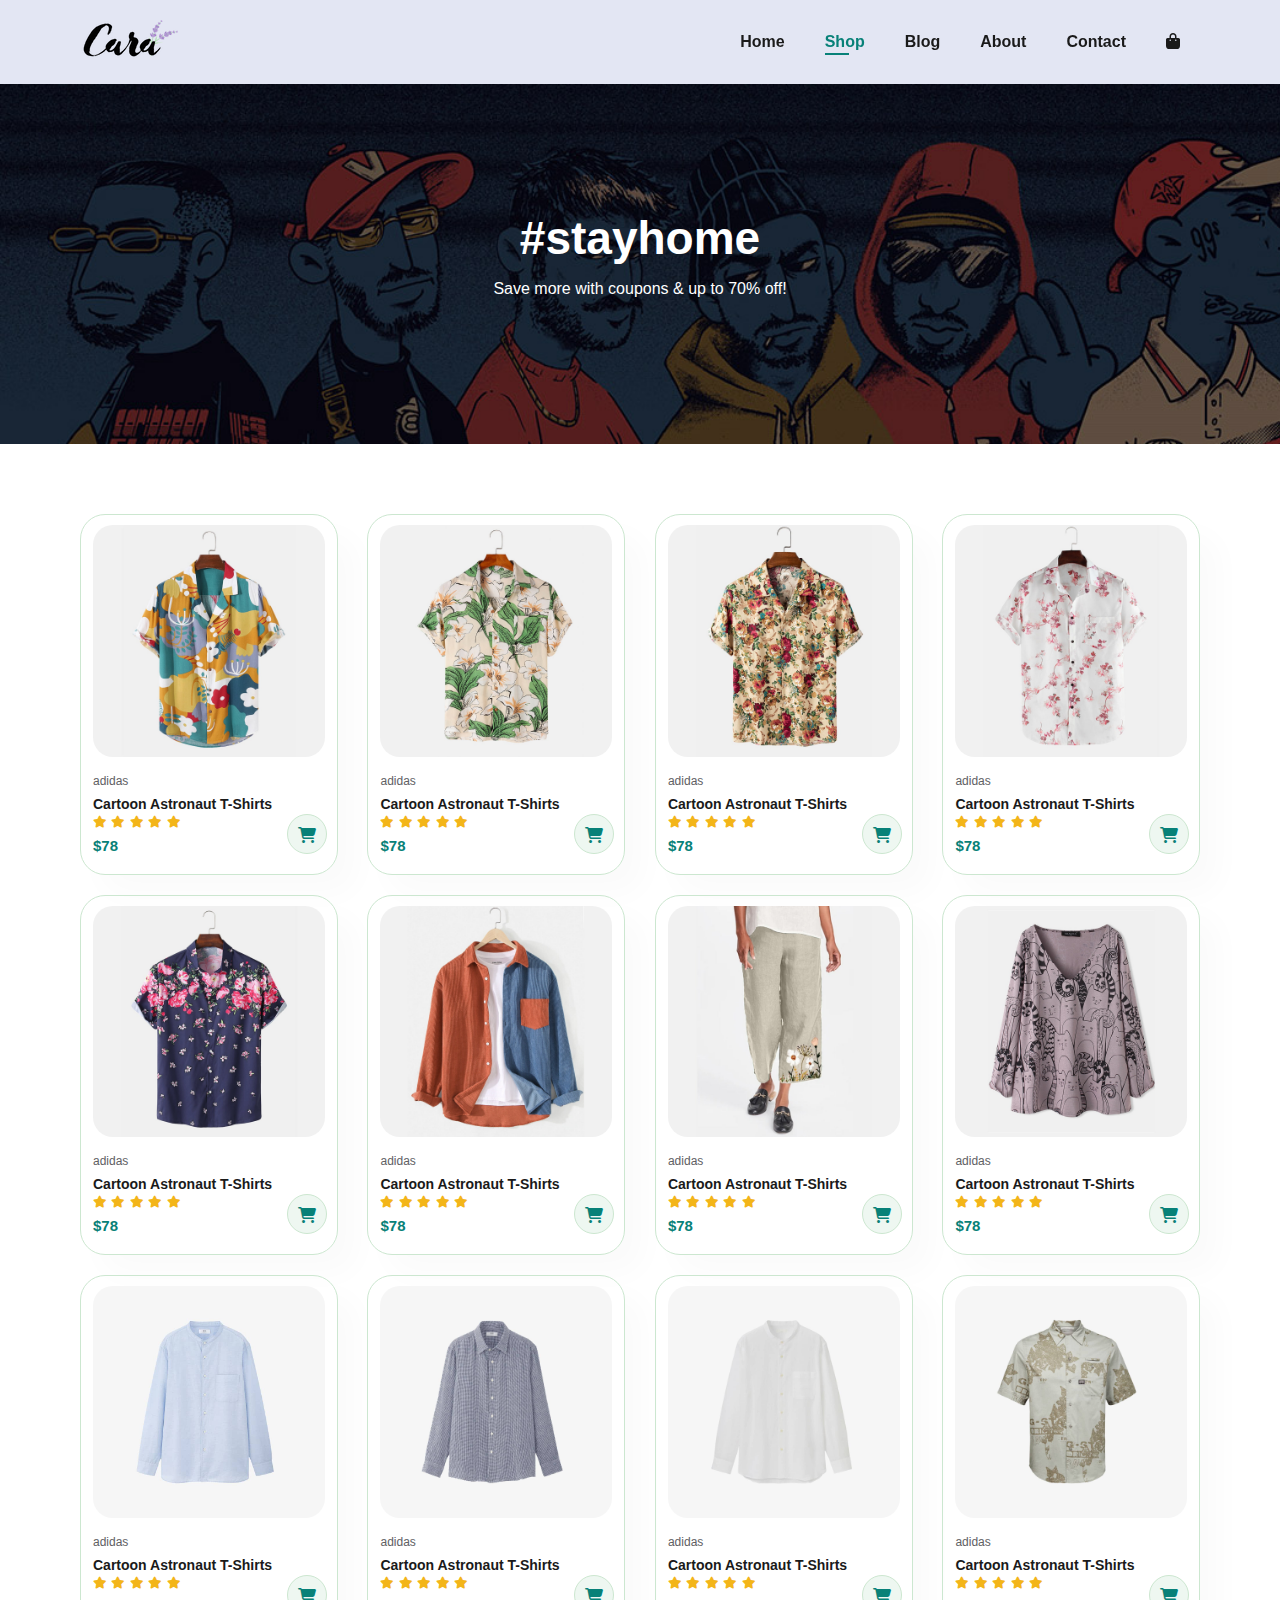
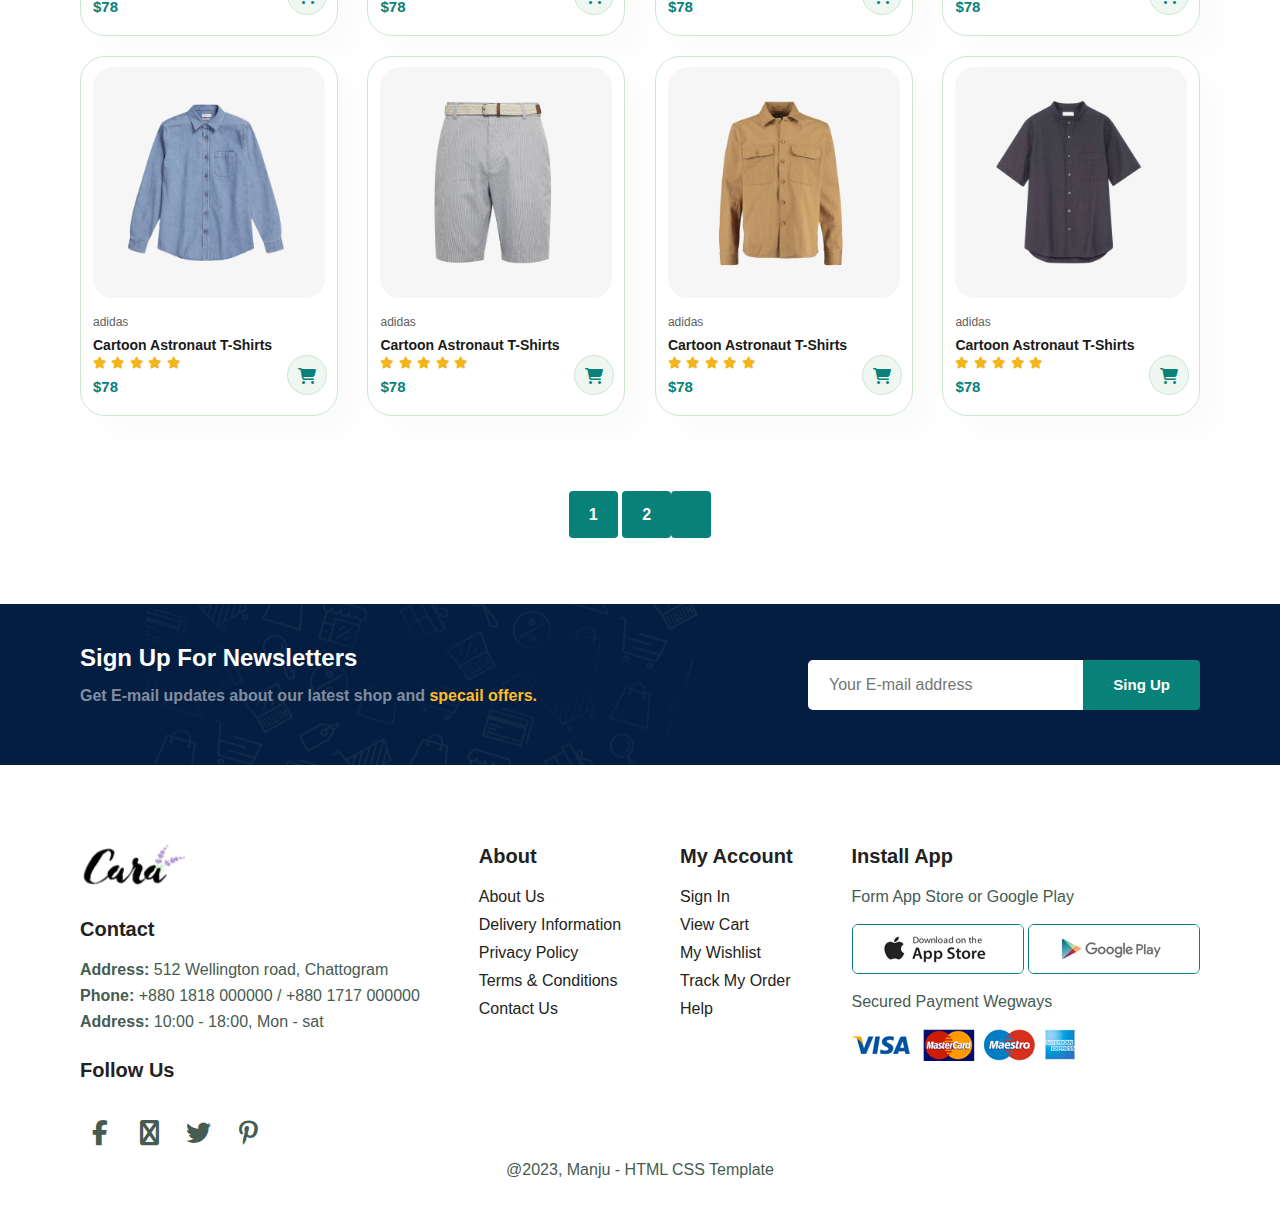
<file: shop.html>
<!DOCTYPE html>
<html lang="en">
<head>
    <meta charset="UTF-8">
    <meta http-equiv="X-UA-Compatible" content="IE=edge">
    <meta name="viewport" content="width=device-width, initial-scale=1.0">
    <title>e-Shop</title>
    <link rel="stylesheet" href="https://cdnjs.cloudflare.com/ajax/libs/font-awesome/6.4.2/css/all.min.css" />

    <link rel="stylesheet" href="style.css">
</head>
<body>
    
    <section id="header">
        <a href="#"><img src="img/logo.png" class="logo" alt=""></a>
        <div>
            <ul id="navbar">
                <li><a href="index.html">Home</a></li>
                <li><a class="active" href="shop.html">Shop</a></li>
                <li><a href="blog.html">Blog</a></li>
                <li><a href="about.html">About</a></li>
                <li><a href="contact.html">Contact</a></li>
                <li><a  href="cart.html"><i class="fa fa-shopping-bag nobag"></i></a></li>
                <a href="#" id="close"><i class="far fa-times"></i></a>
            </ul>
        </div>
        <div id="mobile">
            <a href="cart.html"><i class="fa fa-shopping-bag"></i></a>
            <i id="bar" class="fas fa-outdent"></i>
        </div>
    </section>

    <section id="shop-hero">
        <h2>#stayhome</h2>
        <p>Save more with coupons & up to 70% off!</p>
    </section>

    <section id="product1" class="section-p1">
        <div class="pro-container">
            <div class="pro" onclick="window.location.href='sproduct.html'">
                <img src="img/products/f1.jpg" alt="">
                <div class="des">
                    <span>adidas</span>
                    <h5>Cartoon Astronaut T-Shirts</h5>
                    <div class="star">
                        <i class="fas fa-star"></i>
                        <i class="fas fa-star"></i>
                        <i class="fas fa-star"></i>
                        <i class="fas fa-star"></i>
                        <i class="fas fa-star"></i>
                    </div>
                    <h4>$78</h4>
                </div>
                <a href=""><i class="fas fa-shopping-cart cart"></i></a>
            </div>
            <div class="pro">
                <img src="img/products/f2.jpg" alt="">
                <div class="des">
                    <span>adidas</span>
                    <h5>Cartoon Astronaut T-Shirts</h5>
                    <div class="star">
                        <i class="fas fa-star"></i>
                        <i class="fas fa-star"></i>
                        <i class="fas fa-star"></i>
                        <i class="fas fa-star"></i>
                        <i class="fas fa-star"></i>
                    </div>
                    <h4>$78</h4>
                </div>
                <a href=""><i class="fas fa-shopping-cart cart"></i></a>
            </div>
            <div class="pro">
                <img src="img/products/f3.jpg" alt="">
                <div class="des">
                    <span>adidas</span>
                    <h5>Cartoon Astronaut T-Shirts</h5>
                    <div class="star">
                        <i class="fas fa-star"></i>
                        <i class="fas fa-star"></i>
                        <i class="fas fa-star"></i>
                        <i class="fas fa-star"></i>
                        <i class="fas fa-star"></i>
                    </div>
                    <h4>$78</h4>
                </div>
                <a href=""><i class="fas fa-shopping-cart cart"></i></a>
            </div>
            <div class="pro">
                <img src="img/products/f4.jpg" alt="">
                <div class="des">
                    <span>adidas</span>
                    <h5>Cartoon Astronaut T-Shirts</h5>
                    <div class="star">
                        <i class="fas fa-star"></i>
                        <i class="fas fa-star"></i>
                        <i class="fas fa-star"></i>
                        <i class="fas fa-star"></i>
                        <i class="fas fa-star"></i>
                    </div>
                    <h4>$78</h4>
                </div>
                <a href=""><i class="fas fa-shopping-cart cart"></i></a>
            </div>
            <div class="pro">
                <img src="img/products/f5.jpg" alt="">
                <div class="des">
                    <span>adidas</span>
                    <h5>Cartoon Astronaut T-Shirts</h5>
                    <div class="star">
                        <i class="fas fa-star"></i>
                        <i class="fas fa-star"></i>
                        <i class="fas fa-star"></i>
                        <i class="fas fa-star"></i>
                        <i class="fas fa-star"></i>
                    </div>
                    <h4>$78</h4>
                </div>
                <a href=""><i class="fas fa-shopping-cart cart"></i></a>
            </div>
            <div class="pro">
                <img src="img/products/f6.jpg" alt="">
                <div class="des">
                    <span>adidas</span>
                    <h5>Cartoon Astronaut T-Shirts</h5>
                    <div class="star">
                        <i class="fas fa-star"></i>
                        <i class="fas fa-star"></i>
                        <i class="fas fa-star"></i>
                        <i class="fas fa-star"></i>
                        <i class="fas fa-star"></i>
                    </div>
                    <h4>$78</h4>
                </div>
                <a href=""><i class="fas fa-shopping-cart cart"></i></a>
            </div>
            <div class="pro">
                <img src="img/products/f7.jpg" alt="">
                <div class="des">
                    <span>adidas</span>
                    <h5>Cartoon Astronaut T-Shirts</h5>
                    <div class="star">
                        <i class="fas fa-star"></i>
                        <i class="fas fa-star"></i>
                        <i class="fas fa-star"></i>
                        <i class="fas fa-star"></i>
                        <i class="fas fa-star"></i>
                    </div>
                    <h4>$78</h4>
                </div>
                <a href=""><i class="fas fa-shopping-cart cart"></i></a>
            </div>
            <div class="pro">
                <img src="img/products/f8.jpg" alt="">
                <div class="des">
                    <span>adidas</span>
                    <h5>Cartoon Astronaut T-Shirts</h5>
                    <div class="star">
                        <i class="fas fa-star"></i>
                        <i class="fas fa-star"></i>
                        <i class="fas fa-star"></i>
                        <i class="fas fa-star"></i>
                        <i class="fas fa-star"></i>
                    </div>
                    <h4>$78</h4>
                </div>
                <a href=""><i class="fas fa-shopping-cart cart"></i></a>
            </div>
            <div class="pro">
                <img src="img/products/n1.jpg" alt="">
                <div class="des">
                    <span>adidas</span>
                    <h5>Cartoon Astronaut T-Shirts</h5>
                    <div class="star">
                        <i class="fas fa-star"></i>
                        <i class="fas fa-star"></i>
                        <i class="fas fa-star"></i>
                        <i class="fas fa-star"></i>
                        <i class="fas fa-star"></i>
                    </div>
                    <h4>$78</h4>
                </div>
                <a href=""><i class="fas fa-shopping-cart cart"></i></a>
            </div>
            <div class="pro">
                <img src="img/products/n2.jpg" alt="">
                <div class="des">
                    <span>adidas</span>
                    <h5>Cartoon Astronaut T-Shirts</h5>
                    <div class="star">
                        <i class="fas fa-star"></i>
                        <i class="fas fa-star"></i>
                        <i class="fas fa-star"></i>
                        <i class="fas fa-star"></i>
                        <i class="fas fa-star"></i>
                    </div>
                    <h4>$78</h4>
                </div>
                <a href=""><i class="fas fa-shopping-cart cart"></i></a>
            </div>
            <div class="pro">
                <img src="img/products/n3.jpg" alt="">
                <div class="des">
                    <span>adidas</span>
                    <h5>Cartoon Astronaut T-Shirts</h5>
                    <div class="star">
                        <i class="fas fa-star"></i>
                        <i class="fas fa-star"></i>
                        <i class="fas fa-star"></i>
                        <i class="fas fa-star"></i>
                        <i class="fas fa-star"></i>
                    </div>
                    <h4>$78</h4>
                </div>
                <a href=""><i class="fas fa-shopping-cart cart"></i></a>
            </div>
            <div class="pro">
                <img src="img/products/n4.jpg" alt="">
                <div class="des">
                    <span>adidas</span>
                    <h5>Cartoon Astronaut T-Shirts</h5>
                    <div class="star">
                        <i class="fas fa-star"></i>
                        <i class="fas fa-star"></i>
                        <i class="fas fa-star"></i>
                        <i class="fas fa-star"></i>
                        <i class="fas fa-star"></i>
                    </div>
                    <h4>$78</h4>
                </div>
                <a href=""><i class="fas fa-shopping-cart cart"></i></a>
            </div>
            <div class="pro">
                <img src="img/products/n5.jpg" alt="">
                <div class="des">
                    <span>adidas</span>
                    <h5>Cartoon Astronaut T-Shirts</h5>
                    <div class="star">
                        <i class="fas fa-star"></i>
                        <i class="fas fa-star"></i>
                        <i class="fas fa-star"></i>
                        <i class="fas fa-star"></i>
                        <i class="fas fa-star"></i>
                    </div>
                    <h4>$78</h4>
                </div>
                <a href=""><i class="fas fa-shopping-cart cart"></i></a>
            </div>
            <div class="pro">
                <img src="img/products/n6.jpg" alt="">
                <div class="des">
                    <span>adidas</span>
                    <h5>Cartoon Astronaut T-Shirts</h5>
                    <div class="star">
                        <i class="fas fa-star"></i>
                        <i class="fas fa-star"></i>
                        <i class="fas fa-star"></i>
                        <i class="fas fa-star"></i>
                        <i class="fas fa-star"></i>
                    </div>
                    <h4>$78</h4>
                </div>
                <a href=""><i class="fas fa-shopping-cart cart"></i></a>
            </div>
            <div class="pro">
                <img src="img/products/n7.jpg" alt="">
                <div class="des">
                    <span>adidas</span>
                    <h5>Cartoon Astronaut T-Shirts</h5>
                    <div class="star">
                        <i class="fas fa-star"></i>
                        <i class="fas fa-star"></i>
                        <i class="fas fa-star"></i>
                        <i class="fas fa-star"></i>
                        <i class="fas fa-star"></i>
                    </div>
                    <h4>$78</h4>
                </div>
                <a href=""><i class="fas fa-shopping-cart cart"></i></a>
            </div>
            <div class="pro">
                <img src="img/products/n8.jpg" alt="">
                <div class="des">
                    <span>adidas</span>
                    <h5>Cartoon Astronaut T-Shirts</h5>
                    <div class="star">
                        <i class="fas fa-star"></i>
                        <i class="fas fa-star"></i>
                        <i class="fas fa-star"></i>
                        <i class="fas fa-star"></i>
                        <i class="fas fa-star"></i>
                    </div>
                    <h4>$78</h4>
                </div>
                <a href=""><i class="fas fa-shopping-cart cart"></i></a>
            </div>
            
        </div>
    </section>

    <section id="pagination" class="section-p1">
        <a href="">1</a>
        <a href="">2</a>
        <a href=""><i class="fal fa-long-arrow-alt-right"></i></a>
    </section>

    <section id="newsletter" class="section-p1 section-p2">
        <div class="newstext">
            <h4>Sign Up For Newsletters</h4>
            <p>Get E-mail updates about our latest shop and <span>specail offers.</span></p>
        </div>
        <div class="newsform">
            <input type="text" placeholder="Your E-mail address">
            <button class="normal">Sing Up</button>
        </div>
    </section>

    <footer class="section-p1">
        <div class="col">
            <img class="logo" src="img/logo.png" alt="">
            <h4>Contact</h4>
            <p><strong>Address: </strong>512 Wellington road, Chattogram</p>
            <p><strong>Phone: </strong>+880 1818 000000 / +880 1717 000000</p>
            <p><strong>Address: </strong>10:00 - 18:00, Mon - sat</p>
            <div class="follow">
                <h4>Follow Us</h4>
                <div class="icon">
                    <a href=""><i class="fab fa-facebook-f"></i></a>
                    <a href=""><i class="fa fa-instagram"></i></a>
                    <a href=""><i class="fab fa-twitter"></i></a>
                    <a href=""><i class="fab fa-pinterest-p"></i></a>
                    <a href=""><i class="fa fa-youtube-play"></i></a>
                </div>
            </div>
        </div>
        <div class="col">
            <h4>About</h4>
            <a href="">About Us</a>
            <a href="">Delivery Information</a>
            <a href="">Privacy Policy</a>
            <a href="">Terms & Conditions</a>
            <a href="">Contact Us</a>
        </div>
        <div class="col">
            <h4>My Account</h4>
            <a href="">Sign In</a>
            <a href="">View Cart</a>
            <a href="">My Wishlist</a>
            <a href="">Track My Order</a>
            <a href="">Help</a>
        </div>
        <div class="cal install">
            <h4>Install App</h4>
            <p>Form App Store or Google Play</p>
            <div class="row">
                <a href=""><img src="img/pay/app.jpg" alt=""></a>
                <a href=""><img src="img/pay/play.jpg" alt=""></a>
            </div>
            <p>Secured Payment Wegways</p>
            <img src="img/pay/pay.png" alt="">
        </div>
        <div class="copyright">
            <p>@2023, Manju - HTML CSS Template</p>
        </div>
    </footer>
    
    <script src="script.js"></script>
</body>
</html>
</file>
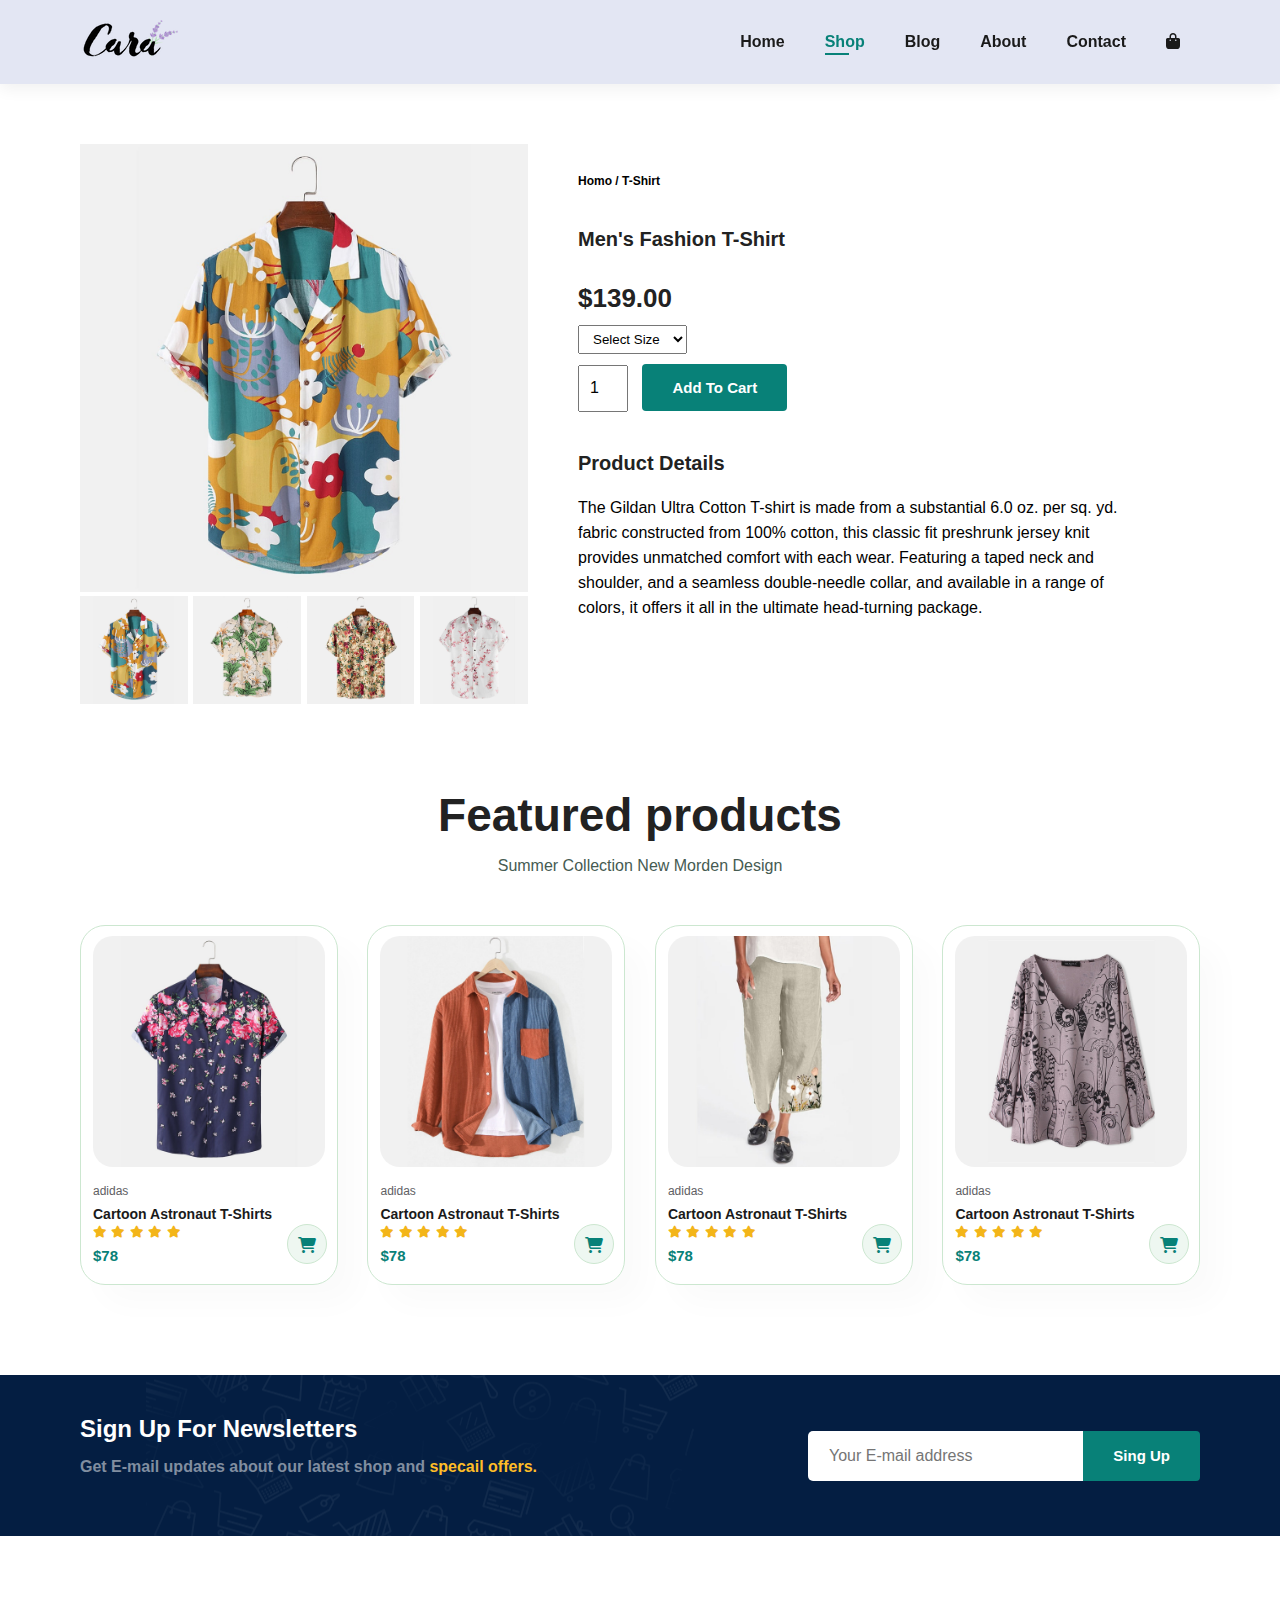
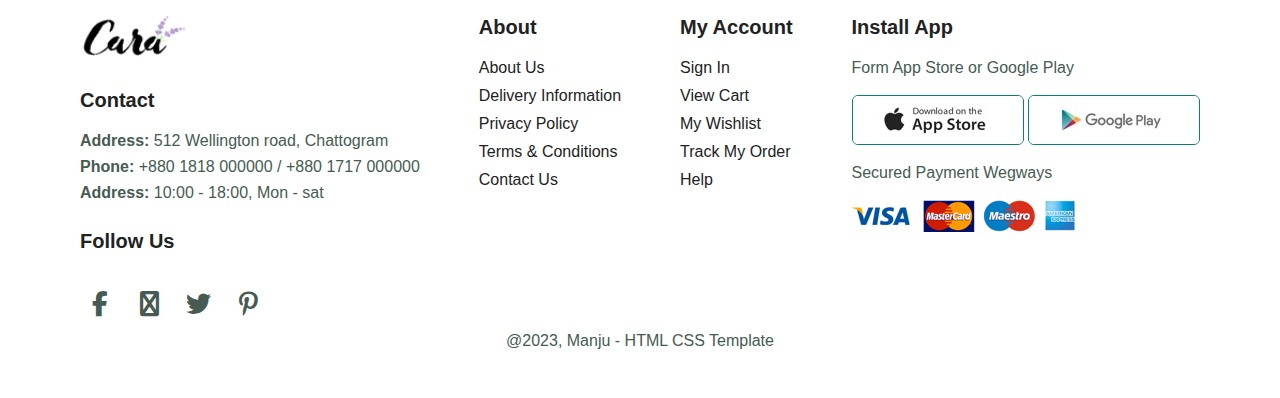
<file: sproduct.html>
<!DOCTYPE html>
<html lang="en">
<head>
    <meta charset="UTF-8">
    <meta http-equiv="X-UA-Compatible" content="IE=edge">
    <meta name="viewport" content="width=device-width, initial-scale=1.0">
    <title>e-Shop</title>
    <link rel="stylesheet" href="https://cdnjs.cloudflare.com/ajax/libs/font-awesome/6.4.2/css/all.min.css" />

    <link rel="stylesheet" href="style.css">
</head>
<body>
    
    <section id="header">
        <a href="#"><img src="img/logo.png" class="logo" alt=""></a>
        <div>
            <ul id="navbar">
                <li><a href="index.html">Home</a></li>
                <li><a class="active" href="shop.html">Shop</a></li>
                <li><a href="blog.html">Blog</a></li>
                <li><a href="about.html">About</a></li>
                <li><a href="contact.html">Contact</a></li>
                <li><a  href="cart.html"><i class="fa fa-shopping-bag nobag"></i></a></li>
                <a href="#" id="close"><i class="far fa-times"></i></a>
            </ul>
        </div>
        <div id="mobile">
            <a href="cart.html"><i class="fa fa-shopping-bag"></i></a>
            <i id="bar" class="fas fa-outdent"></i>
        </div>
    </section>

    <section id="prodetails" class="section-p1">
        <div class="single-pro-image">
            <img src="img/products/f1.jpg" id="mainimg" alt="">

            <div class="small-img-group">
                <div class="small-img-col">
                    <img src="img/products/f1.jpg" class="small-img" alt="">
                </div>
                <div class="small-img-col">
                    <img src="img/products/f2.jpg" class="small-img" alt="">
                </div>
                <div class="small-img-col">
                    <img src="img/products/f3.jpg" class="small-img" alt="">
                </div>
                <div class="small-img-col">
                    <img src="img/products/f4.jpg" class="small-img" alt="">
                </div>
            </div>
        </div>
        <div class="single-pro-detail">
            <h6>Homo / T-Shirt</h6>
            <h4>Men's Fashion T-Shirt</h4>
            <h2>$139.00</h2>
            <select name="" id="">
                <option value="">Select Size</option>
                <option value="">Small</option>
                <option value="">Large</option>
                <option value="">XL</option>
                <option value="">XXL</option>
            </select>
            <input type="number" value="1" name="" id="">
            <button class="normal">Add To Cart</button>
            <h4>Product Details</h4>
            <span>The Gildan Ultra Cotton T-shirt is made from a substantial 6.0 oz. per sq. yd. fabric constructed from 100% cotton, this classic fit preshrunk jersey knit provides unmatched comfort with each wear. Featuring a taped neck and shoulder, and a seamless double-needle collar, and available in a range of colors, it offers it all in the ultimate head-turning package.</span>
        </div>
    </section>

    <section id="product1" class="section-p1">
        <h2>Featured products</h2>
        <p>Summer Collection New Morden Design</p>
        <div class="pro-container">
            <div class="pro">
                <img src="img/products/f5.jpg" alt="">
                <div class="des">
                    <span>adidas</span>
                    <h5>Cartoon Astronaut T-Shirts</h5>
                    <div class="star">
                        <i class="fas fa-star"></i>
                        <i class="fas fa-star"></i>
                        <i class="fas fa-star"></i>
                        <i class="fas fa-star"></i>
                        <i class="fas fa-star"></i>
                    </div>
                    <h4>$78</h4>
                </div>
                <a href=""><i class="fas fa-shopping-cart cart"></i></a>
            </div>
            <div class="pro">
                <img src="img/products/f6.jpg" alt="">
                <div class="des">
                    <span>adidas</span>
                    <h5>Cartoon Astronaut T-Shirts</h5>
                    <div class="star">
                        <i class="fas fa-star"></i>
                        <i class="fas fa-star"></i>
                        <i class="fas fa-star"></i>
                        <i class="fas fa-star"></i>
                        <i class="fas fa-star"></i>
                    </div>
                    <h4>$78</h4>
                </div>
                <a href=""><i class="fas fa-shopping-cart cart"></i></a>
            </div>
            <div class="pro">
                <img src="img/products/f7.jpg" alt="">
                <div class="des">
                    <span>adidas</span>
                    <h5>Cartoon Astronaut T-Shirts</h5>
                    <div class="star">
                        <i class="fas fa-star"></i>
                        <i class="fas fa-star"></i>
                        <i class="fas fa-star"></i>
                        <i class="fas fa-star"></i>
                        <i class="fas fa-star"></i>
                    </div>
                    <h4>$78</h4>
                </div>
                <a href=""><i class="fas fa-shopping-cart cart"></i></a>
            </div>
            <div class="pro">
                <img src="img/products/f8.jpg" alt="">
                <div class="des">
                    <span>adidas</span>
                    <h5>Cartoon Astronaut T-Shirts</h5>
                    <div class="star">
                        <i class="fas fa-star"></i>
                        <i class="fas fa-star"></i>
                        <i class="fas fa-star"></i>
                        <i class="fas fa-star"></i>
                        <i class="fas fa-star"></i>
                    </div>
                    <h4>$78</h4>
                </div>
                <a href=""><i class="fas fa-shopping-cart cart"></i></a>
            </div>
            
        </div>
    </section>

    <section id="newsletter" class="section-p1 section-p2">
        <div class="newstext">
            <h4>Sign Up For Newsletters</h4>
            <p>Get E-mail updates about our latest shop and <span>specail offers.</span></p>
        </div>
        <div class="newsform">
            <input type="text" placeholder="Your E-mail address">
            <button class="normal">Sing Up</button>
        </div>
    </section>

    <footer class="section-p1">
        <div class="col">
            <img class="logo" src="img/logo.png" alt="">
            <h4>Contact</h4>
            <p><strong>Address: </strong>512 Wellington road, Chattogram</p>
            <p><strong>Phone: </strong>+880 1818 000000 / +880 1717 000000</p>
            <p><strong>Address: </strong>10:00 - 18:00, Mon - sat</p>
            <div class="follow">
                <h4>Follow Us</h4>
                <div class="icon">
                    <a href=""><i class="fab fa-facebook-f"></i></a>
                    <a href=""><i class="fa fa-instagram"></i></a>
                    <a href=""><i class="fab fa-twitter"></i></a>
                    <a href=""><i class="fab fa-pinterest-p"></i></a>
                    <a href=""><i class="fa fa-youtube-play"></i></a>
                </div>
            </div>
        </div>
        <div class="col">
            <h4>About</h4>
            <a href="">About Us</a>
            <a href="">Delivery Information</a>
            <a href="">Privacy Policy</a>
            <a href="">Terms & Conditions</a>
            <a href="">Contact Us</a>
        </div>
        <div class="col">
            <h4>My Account</h4>
            <a href="">Sign In</a>
            <a href="">View Cart</a>
            <a href="">My Wishlist</a>
            <a href="">Track My Order</a>
            <a href="">Help</a>
        </div>
        <div class="cal install">
            <h4>Install App</h4>
            <p>Form App Store or Google Play</p>
            <div class="row">
                <a href=""><img src="img/pay/app.jpg" alt=""></a>
                <a href=""><img src="img/pay/play.jpg" alt=""></a>
            </div>
            <p>Secured Payment Wegways</p>
            <img src="img/pay/pay.png" alt="">
        </div>
        <div class="copyright">
            <p>@2023, Manju - HTML CSS Template</p>
        </div>
    </footer>

    <script>
        var mainimg = document.getElementById("mainimg");
        var smallimg = document.getElementsByClassName("small-img");

        smallimg[0].onclick = function () {
            mainimg.src = smallimg[0].src;
        }
        smallimg[1].onclick = function () {
            mainimg.src = smallimg[1].src;
        }
        smallimg[2].onclick = function () {
            mainimg.src = smallimg[2].src;
        }
        smallimg[3].onclick = function () {
            mainimg.src = smallimg[3].src;
        }

    </script>
    
    <script src="script.js"></script>
</body>
</html>
</file>
<file: style.css>
@import url("https://fonts.googleapis.com/css2?family=Spartan:wght@100;200;300;400;500;600;700;800;900&display=swap");
*{
    margin: 0;
    padding: 0;
    box-sizing: border-box;
    font-family: 'sparten',sans-serif;
}

body{
    width: 100%;
}

html{
    scroll-behavior: smooth;
}

h1{
    font-size: 50px;
    line-height: 64px;
    color: #222;
}

h2{
    font-size: 46px;
    line-height: 54px;
    color: #222;
}

h4{
    font-size: 20px;
    color: #222;
}

h6{
    font-weight: 700;
    font-size: 12px;
}

p{
    font-size: 16px;
    color: #465b52;
    margin: 15px 0 20px 0;
}

button.normal{
    font-size: 15px;
    font-weight: 600;
    padding: 15px 30px;
    color: #333;
    background-color: #fff;
    border-radius: 4px;
    border: none;
    outline: none;
    cursor: pointer;
    transition: 0.02s;
}

button.classic{
    font-size: 15px;
    font-weight: 600;
    padding: 12px 24px;
    color: #fff;
    background: transparent;
    border-radius: 4px;
    border: 1px solid #fff;
    outline: none;
    cursor: pointer;
    transition: 0.02s;
}

.section-p1{
    padding: 40px 80px;
}

.section-p2{
    margin: 40px 0;
}

/********************** header start  **************************/

#header{
    display: flex;
    align-items: center;
    justify-content: space-between;
    padding: 20px 80px;
    background: #E3E6F3;
    box-shadow: 0 5px 15px rgba(0, 0, 0, 0.06);
    z-index: 999;
    position: sticky;
    top: 0;
    left: 0;
}

#navbar{
    display: flex;
    align-items: center;
    justify-content: center;
}
#mobile{
    display: none;
    align-items: center;
}

#close{
    display: none;
}

#navbar li{
    list-style: none;
    padding: 0 20px;
    position: relative;
}

#navbar li a{
    text-decoration: none;
    font-size: 16px;
    font-weight: 600;
    color: #1a1a1a;
    transition: 0.3 ease;
}

#navbar li a:hover,
#navbar li a.active{
    color: #088178;
}

#navbar li a.active::after,
#navbar li a:hover::after{
    content: "";
    width: 30%;
    height: 2px;
    background: #088178;
    position: absolute;
    bottom: -4px;
    left: 20px;
}

/******************** Home page **************************/

#hero{
    background-image: url("img/hero4.png");
    height: 90vh;
    width: 100%;
    background-size: cover;
    background-position: top 25% left 0;
    padding: 0 80px;
    display: flex;
    flex-direction: column;
    align-items: flex-start;
    justify-content: center;
}

#hero h4{
    padding-bottom: 16px;
}

#hero h1{
    color: #088178;
}

#hero button{
    background-image: url("img/button.png");
    background-color: transparent;
    color: #088178;
    border: 0;
    padding: 14px 80px 14px 65px;
    background-repeat: no-repeat;
    cursor: pointer;
    font-size: 15px;
    font-weight: 700;
}

#feature{
    display: flex;
    align-items: center;
    justify-content: space-between;
    flex-wrap: wrap;
}

#feature .fe-box{
    width: 180px;
    text-align: center;
    padding: 25px 15px;
    box-shadow: 20px 20px 34px rgba(0, 0, 0, 0.03);
    border: 1px solid #cce7d0;
    border-radius: 4px;
    margin: 15px 0;
    cursor: pointer;
}

#feature .fe-box:hover{
    box-shadow: 10px 10px 54px rgba(70, 62, 221, 0.1);
}

#feature .fe-box h6{
    display: inline-block;
    padding: 9px 8px 6px 8px;
    line-height: 1;
    border-radius: 4px;
    color: #088178;
    background-color: #fddde4;
}

#feature .fe-box img{
    width: 100%;
    margin-bottom: 10px;
}

#feature .fe-box:nth-child(3) h6{
    background-color: #cdebbc;
}
#feature .fe-box:nth-child(2) h6{
    background-color: #d1e8f2;
}
#feature .fe-box:nth-child(4) h6{
    background-color: #cdd4f8;
}
#feature .fe-box:nth-child(5) h6{
    background-color: #f6dbf6;
}
#feature .fe-box:nth-child(6) h6{
    background-color: #fff2e5;
}

/**************** Priduct 1  ************************/


#product1{
    text-align: center;
}

#product1 .pro-container{
    display: flex;
    justify-content: space-between;
    padding-top: 20px;
    flex-wrap: wrap;
}

#product1 .pro{
    width: 23%;
    max-width: 300px;
    padding: 10px 12px;
    border: 1px solid #cce7d0;
    border-radius: 25px;
    box-shadow: 20px 20px 30px rgba(0, 0, 0, 0.02);
    cursor: pointer;
    margin: 10px 0;
    transition: 0.2s ease;
    position: relative;
}

#product1 .pro:hover{
    box-shadow: 20px 20px 30px rgba(0, 0, 0, 0.06);
}

#product1 .pro img{
    width: 100%;
    border-radius: 20px;
}

#product1 .pro .des{
    text-align: start;
    padding: 10px 0;
}

#product1 .pro .des span{
    font-size: 12px;
    color: #606063;
}

#product1 .pro .des h5{
    padding-top: 7px;
    font-size: 14px;
    color: #1a1a1a;
}

#product1 .pro .des i{
    font-size: 12px;
    color: rgb(243, 181, 25);
}

#product1 .pro .des h4{
    margin-top: 7px;
    font-size: 15px;
    font-weight: 700;
    color: #088178;
}

#product1 .pro .cart {
    width: 40px;
    height: 40px;
    line-height: 40px;
    border-radius: 50%;
    background-color: #eef7f1;
    color: #088178;
    border: 1px solid #cce7d0;
    position: absolute;
    bottom: 20px;
    right: 10px;
}

/****************** Banner 1  **********************/

#banner {
    display: flex;
    flex-direction: column;
    justify-content: center;
    text-align: center;
    align-items: center;
    background-image: url("img/banner/b2.jpg");
    width: 100%;
    height: 40vh;
    background-size: cover;
    background-position: center;
}

#banner h4{
    color: #fff;
    font-size: 20px;
}

#banner h2{
    color: #fff;
    font-size: 40px;
    padding: 10px 0;
}

#banner h2 span{
    color: #792020;
    font-weight: 800;
}

#banner button:hover{
    background-color: #088178;
    color: #fff;
}


/****************** Banner 2  **********************/

#sm-banner{
    display: flex;
    justify-content: space-between;
}

#sm-banner .banner-box{
    display: flex;
    flex-direction: column;
    justify-content: center;
    align-items: flex-start;
    background-image: url("img/banner/b17.jpg");
    width: 48%;
    height: 50vh;
    background-size: cover;
    background-position: center;
    padding: 30px;
    cursor: pointer;
}

#sm-banner .banner-box2{
    background-image: url("img/banner/b10.jpg");
}

#sm-banner .banner-box h4{
    color: #fff;
    font-size: 20px;
    font-weight: 300;
}

#sm-banner .banner-box h2{
    color: #fff;
    font-size: 35px;
    font-weight: 8000;
}

#sm-banner .banner-box span{
    color: #fff;
    font-size: 15px;
    font-weight: 500;
    padding-bottom: 15px;
}

#sm-banner .banner-box:hover button{
    background-color: #088178;
    border: none;
}

/****************** Banner 3  **********************/

#banner3{
    display: flex;
    justify-content: space-between;
    flex-wrap: wrap;
}

#banner3 .banner-box{
    display: flex;
    flex-direction: column;
    justify-content: center;
    align-items: flex-start;
    background-image: url("img/banner/b7.jpg");
    width: 30%;
    height: 30vh;
    background-size: cover;
    background-position: center;
    padding: 30px;
    margin-bottom: 20px;
    cursor: pointer;
}

#banner3 .banner-box h2{
    color: #fff;
    font-size: 26px;
    font-weight: 900;
    text-transform: uppercase;
}

#banner3 .banner-box h3{
    color: #792020;
    font-size: 20px;
    font-weight: 800;
}

#banner3 .banner-box2{
    background-image: url("img/banner/b4.jpg");
}

#banner3 .banner-box3{
    background-image: url("img/banner/b18.jpg");
}

/****************** News latte   **********************/

#newsletter{
    display: flex;
    justify-content: space-between;
    flex-wrap: wrap;
    align-items: center;
    background-image: url("img/banner/b14.png");
    background-repeat: no-repeat;
    background-position: 20% 30%;
    background-color: #041e42;
}

#newsletter h4{
    color: #fff;
    font-size: 24px;
    font-weight: 700;
}

#newsletter p{
    color: #818ea0;
    font-size: 16px;
    font-weight: 600;
}

#newsletter p span{
    color: #ffbd27;
}

#newsletter input{
    width: 100%;
    height: 3.125rem;
    padding: 0 1.25em;
    font-size: 16px;
    border: 1px solid transparent;
    border-radius: 5px;
    outline: none;
    border-top-right-radius: 0;
    border-bottom-right-radius: 0;

}

#newsletter button{
    color: #fff;
    background-color: #088178;
    white-space: nowrap;
    border-top-left-radius: 0;
    border-bottom-left-radius: 0;
}

#newsletter .newsform{
    display: flex;
    width: 35%;
}

/****************** Footer   **********************/

footer{
    display: flex;
    justify-content: space-between;
    flex-wrap: wrap;
}

footer .col{
    display: flex;
    flex-direction: column;
    justify-content: flex-start;
}

footer .logo{
    margin-bottom: 30px;
    width: 150px;
}

footer h4{
    font-size: 20px;
    padding-bottom: 20px;
}

footer p{
    font-size: 16px;
    margin: 0 0 8px 0;
}

footer a{
    font-size: 16px;
    color: #222;
    text-decoration: none;
    padding-bottom: 10px;
    transition: 0.02s;
}

footer a:hover{
    color: #088178;
}

footer .follow{
    margin-top: 20px;
}

footer .follow i{
    color: #465b52;
    font-size: 25px;
    text-align: center;
    margin-right: 5px;
    width: 40px;
    height: 40px;
}

footer .follow i:hover{
    color: #fff;
    background-color: #088178;
    border: 1px solid #088178;
    border-radius: 20px;
    line-height: 40px;
}

footer .install .row img{
    border: 1px solid #088178;
    border-radius: 6px;
}

footer .install img{
    margin: 10px 0 15px 0;
}

footer .copyright{
    width: 100%;
    text-align: center;
}

/****************** Shop page ******************/
/****************** Shop page ******************/

#shop-hero {
    background-image: url(img/banner/b1.jpg);
    width: 100%;
    height: 40vh;
    background-size: cover;
    display: flex;
    flex-direction: column;
    justify-content: center;
    text-align: center;
    padding: 15px;
}

#shop-hero h2,#shop-hero p{
    color: #fff;
}

#pagination{
    text-align: center;
}

#pagination a{
    text-decoration: none;
    color: #fff;
    background-color: #088178;
    padding: 15px 20px;
    border-radius: 4px;
    font-weight: 600;
}

#pagination a i{
    font-size: 16px;
    font-weight: 600;
}

/****************** Single Product Details  ******************/

#prodetails{
    display: flex;
    margin-top: 20px;
}

#prodetails .single-pro-image{
    width: 40%;
    margin-right: 50px;
}

#prodetails .single-pro-image img{
    width: 100%;
}

#prodetails .small-img-group{
    display: flex;
    justify-content: space-between;
    
}

#prodetails .small-img-col{
    flex-basis: 24%;
    cursor: pointer;
}

#prodetails .single-pro-detail{
    width: 50%;
    padding-top: 30px;
}

#prodetails .single-pro-detail h4{
    padding: 40px 0 20px 0;
}

#prodetails .single-pro-detail h2{
    font-size: 26px;
}

#prodetails .single-pro-detail select{
    display: block;
    padding: 5px 10px;
    margin-bottom: 10px;
}

#prodetails .single-pro-detail input{
    width: 50px;
    height: 47px;
    font-size: 16px;
    padding-left: 10px;
    margin-right: 10px;
}

#prodetails .single-pro-detail input:focus{
    outline: none;
}

#prodetails .single-pro-detail button{
    color: #fff;
    background: #088178;
}

#prodetails .single-pro-detail span{
    line-height: 25px;
}

/****************** Blog page ******************/


#shop-hero.blog-hero{
    background-image: url(img/banner/b19.jpg);
}

#blog{
    padding: 150px 150px 0 150px;
}

#blog .blog-box{
    display: flex;
    align-items: center;
    width: 100%;
    padding-bottom: 90px;
    position: relative;
}

#blog .blog-box .blog-img{
    width: 50%;
    margin-right: 40px;
}

#blog .blog-box .blog-img img{
    width: 100%;
    height: 300px;
    object-fit: cover;
}

#blog .blog-text{
    width:50%;
}

#blog .blog-text a{
    text-decoration: none;
    font-size: 12px;
    color: #000;
    font-weight: 700;
    position: relative;
    transition: 0.3s;
}

#blog .blog-text a::after{
    content: "";
    width: 50px;
    height: 1px;
    background-color: #000;
    position: absolute;
    top: 5px;
    right: -60px;
}

#blog .blog-text a:hover{
    color: #088178;
}

#blog .blog-text a:hover::after{
    background-color: #088178;
}

#blog .blog-box h1{
    position: absolute;
    top: -50px;
    left: 0;
    color: #c9cbce;
    font-size: 80px;
    font-weight: 700px;
    z-index: -9;
}

/****************** About page ******************/


#shop-hero.about-hero{
    background-image: url(img/about/banner.png);
}

#about-head{
    display: flex;
    align-items: center;
}

#about-head img{
    width: 50%;
    height: auto;
}

#about-head div{
    margin-left: 40px;
}

#about-app{
    text-align: center;
}

#about-app .video{
    width: 70%;
    height: 100%;
    margin: 30px auto 0 auto;
}

#about-app .video video{
    width: 100%;
    height: 100%;
    border-radius: 20px;
}

/****************** Contact page ******************/

#contact-deteils{
    display: flex;
    align-items: center;
    justify-content: space-between;
}

#contact-deteils .deteils{
    width: 40%;
}

#contact-deteils .deteils span,
#form-deteils form span{
    font-size: 12px;
}

#contact-deteils .deteils h2,
#form-deteils form h2{
    font-size: 26px;
    line-height: 35px;
    padding: 20px 0;
}

#contact-deteils .deteils h3{
    font-size: 16px;
    padding-bottom: 15px;
}

#contact-deteils .deteils li{
    list-style: none;
    display: flex;
    padding: 10px 0;
}

#contact-deteils .deteils li i{
    font-size: 14px;
    margin-right: 22px;
}

#contact-deteils .deteils li p{
    font-size: 14px;
    margin: 0;
}

#contact-deteils .maps{
    width: 55%;
    height: 400px;
}

#contact-deteils .maps iframe{
    width: 100%;
    height: 100%;
}

#form-deteils {
    display: flex;
    justify-content: space-between;
    margin: 30px;
    padding: 80px;
    border: 1px solid #e1e1e1;
}

#form-deteils form{
    width: 65%;
    display: flex;
    flex-direction: column;
    align-items: flex-start;
}

#form-deteils form input,
#form-deteils form textarea{
    width: 100%;
    padding: 12px 15px;
    outline: none;
    margin-bottom: 20px;
    border: 1px solid #e1e1e1;
}

#form-deteils form button{
    color: #fff;
    background-color: #088178;
}

#form-deteils .people div{
    padding-bottom: 25px;
    display: flex;
    align-items: flex-start;
}

#form-deteils .people div img{
    width: 65px;
    height: 65px;
    object-fit: cover;
    margin-right: 15px;
}

#form-deteils .people div p{
    margin: 0;
    font-size: 14px;
    line-height: 25px;
}

#form-deteils .people div p span{
    font-size: 18px;
    font-weight: 600;
    color: #000;
}


/****************** cart page ******************/

#cart{
    overflow-x: auto;
}

#cart table{
    width: 100%;
    border-collapse: collapse;
    table-layout: fixed;
    white-space: nowrap;
}

#cart table img{
    width: 70px;
}

#cart table td:nth-child(1){
    width: 100px;
    text-align: center;
}

#cart table td:nth-child(2){
    width: 150px;
    text-align: center;
}

#cart table td:nth-child(3){
    width: 250px;
    text-align: center;
}

#cart table td:nth-child(4),
#cart table td:nth-child(5),
#cart table td:nth-child(6) {
    width: 150px;
    text-align: center;
}

#cart table td:nth-child(5) input{
    width: 70px;
    padding: 10px 5px 10px 15px;
}

#cart table thead{
    border: 1px solid #e3e9e1;
    border-left: none;
    border-right: none;
}

#cart table thead td{
    font-weight: 700;
    font-size: 15px;
    text-transform: uppercase;
    padding: 15px 0;
}

#cart table tbody tr td{
    padding-top: 15px;
    font-size: 14px;
}

#catt-add{
    display: flex;
    flex-wrap: wrap;
    justify-content: space-between;
}

#coupon{
    width: 50%;
    margin-bottom: 30px;
}

#coupon h3,
#subtotal h3{
    padding-bottom: 15px;
}

#coupon input{
    padding: 10px 20px;
    outline: none;
    width: 60%;
    margin-right: 10px;
    border: 1px solid #e3e9e1;
}

#coupon button{
    background-color: #088178;
    color: #fff;
    padding: 10px 20px;
}

#subtotal{
    width: 50%;
    margin-bottom: 30px;
    padding: 30px;
    border: 1px solid #e3e9e1;
}

#subtotal table{
    border-collapse: collapse;
    width: 100%;
    margin-bottom: 20px;
}

#subtotal table td{
    width: 50%;
    padding: 10px;
    border: 1px solid #e3e9e1;
    font-size: 14px;
}

#subtotal button{
    background-color: #088178;
    color: #fff;
}





/****************** Start Media Query ******************/
/****************** Start Media Query ******************/


@media (max-width:820px){

    .section-p1 {
        padding: 40px;
    }

    #navbar {
        display: flex;
        flex-direction: column;
        align-items: flex-start;
        justify-content: flex-start;
        position: fixed;
        top: 0;
        right: -300px;
        height: 100vh;
        width: 300px;
        background-color: #E3E6F3;
        box-shadow: 0 40px 60px rgba(0, 0, 0, 0.1);
        padding: 80px 0 0 10px;
        transition: 0.3s;
    }

    #navbar.active{
        right: 0px;
    }

    #mobile{
        display: flex;
    }

    #mobile i{
        color: #041e42;
        font-size: 26px;
        padding-right: 20px;
    }

    #navbar li{
        margin-bottom: 30px;
    }

    #navbar li a{
        font-size: 25px;
    }

    #close{
        display: inline;
        position: absolute;
        top: 30px;
        left: 30px;
        color: #222;
        font-size: 26px;
    }

    .nobag{
        display: none;
    }

    #hero {
        height: 70vh;
        background-position: top;
        background-position: top 30% right 30%;
        padding: 0 80px;
    }

    #feature {
        justify-content: center;
    }

    #feature .fe-box {
        margin: 15px;
    }

    #product1 .pro-container {
        justify-content: center;
    }

    #product1 .pro {
        width: 40%;
        margin: 10px;
    }

    #banner {
        height: 30vh;
    }

    #sm-banner {
        flex-direction: column;
    }

    #sm-banner .banner-box {
        width: 100%;
        height: 30vh;
    }

    #sm-banner .banner-box2 {
        margin-top: 20px;
    }

    #banner3 {
        padding: 40px;
    }

    #newsletter .newsform {
        width: 70%;
    }

    /*** Contact Page  ***/

    #form-deteils {
        padding: 40px;
    }

    #form-deteils form {
        width: 50%;
    }
}

@media (max-width:450px){

    .section-p1 {
        padding: 20px;
    }

    #header {
        padding: 10px 30px;
    }

    #navbar {
        width: 230px;
    }

    #navbar li a{
        font-size: 20px;
    }

    #hero {
        background-position: 50%;
        padding: 0 20px;
    }

    h2 {
        font-size: 32px;
    }

    h1 {
        font-size: 40px;
    }

    #feature {
        justify-content: space-between;
    }

    #feature .fe-box {
        width: 150px;
        margin:0 0 15px 0;
    }

    #product1 .pro {
        width: 100%;
    }

    #banner {
        height: 40vh;
    }

    #sm-banner {
        padding: 0;
    }

    #sm-banner .banner-box {
        height: 45vh;
    }
    #sm-banner .banner-box2 {
        margin-top: 20px;
    }

    #banner3{
        padding: 20px;
    }

    #banner3 .banner-box {
        width: 100%;
    }

    #newsletter{
        padding: 40px 20px;
    }

    #newsletter .newsform {
        width: 100%;
    }

    h4 {
        padding-top: 30px;
    }

    footer .copyright p{
        font-size: 12px;
    }

    /*** Single Product ***/

    #prodetails {
        display: flex;
        flex-direction: column;
    }

    #prodetails .single-pro-image {
        width: 100%;
        margin-right: 0px;
    }

    #prodetails .single-pro-detail {
        width: 100%;
    }

    /*** Blog page ***/

    #blog {
        padding: 100px 20px 0 20px;
    }

    #blog .blog-box {
        display: flex;
        flex-direction: column;
        align-items: flex-start;
    }

    #blog .blog-box .blog-img {
        width: 100%;
    }

    #blog .blog-text {
        width: 100%;
    }

    #about-head {
        flex-direction: column;
    }

    #about-head img {
        width: 100%;
        margin-bottom: 40px;
    }

    #about-head div {
        margin-left: 0px;
        text-align: center;
    }

    /*** Contact Page  ***/

    #contact-deteils {
        flex-direction: column;
    }

    #contact-deteils .deteils {
        width: 100%;
        margin-bottom: 30px;
    }

    #contact-deteils .maps {
        width: 100%;
    }

    #form-deteils {
        margin: 10px;
        padding: 30px 10px;
        flex-wrap: wrap;
    }

    #form-deteils form {
        width: 100%;
        margin-bottom: 30px;
    }


    /****************** cart page ******************/


    #catt-add {
        flex-direction: column;
    }

    #coupon {
        width: 100%;
    }

    #subtotal {
        width: 100%;
    }
}
</file>
